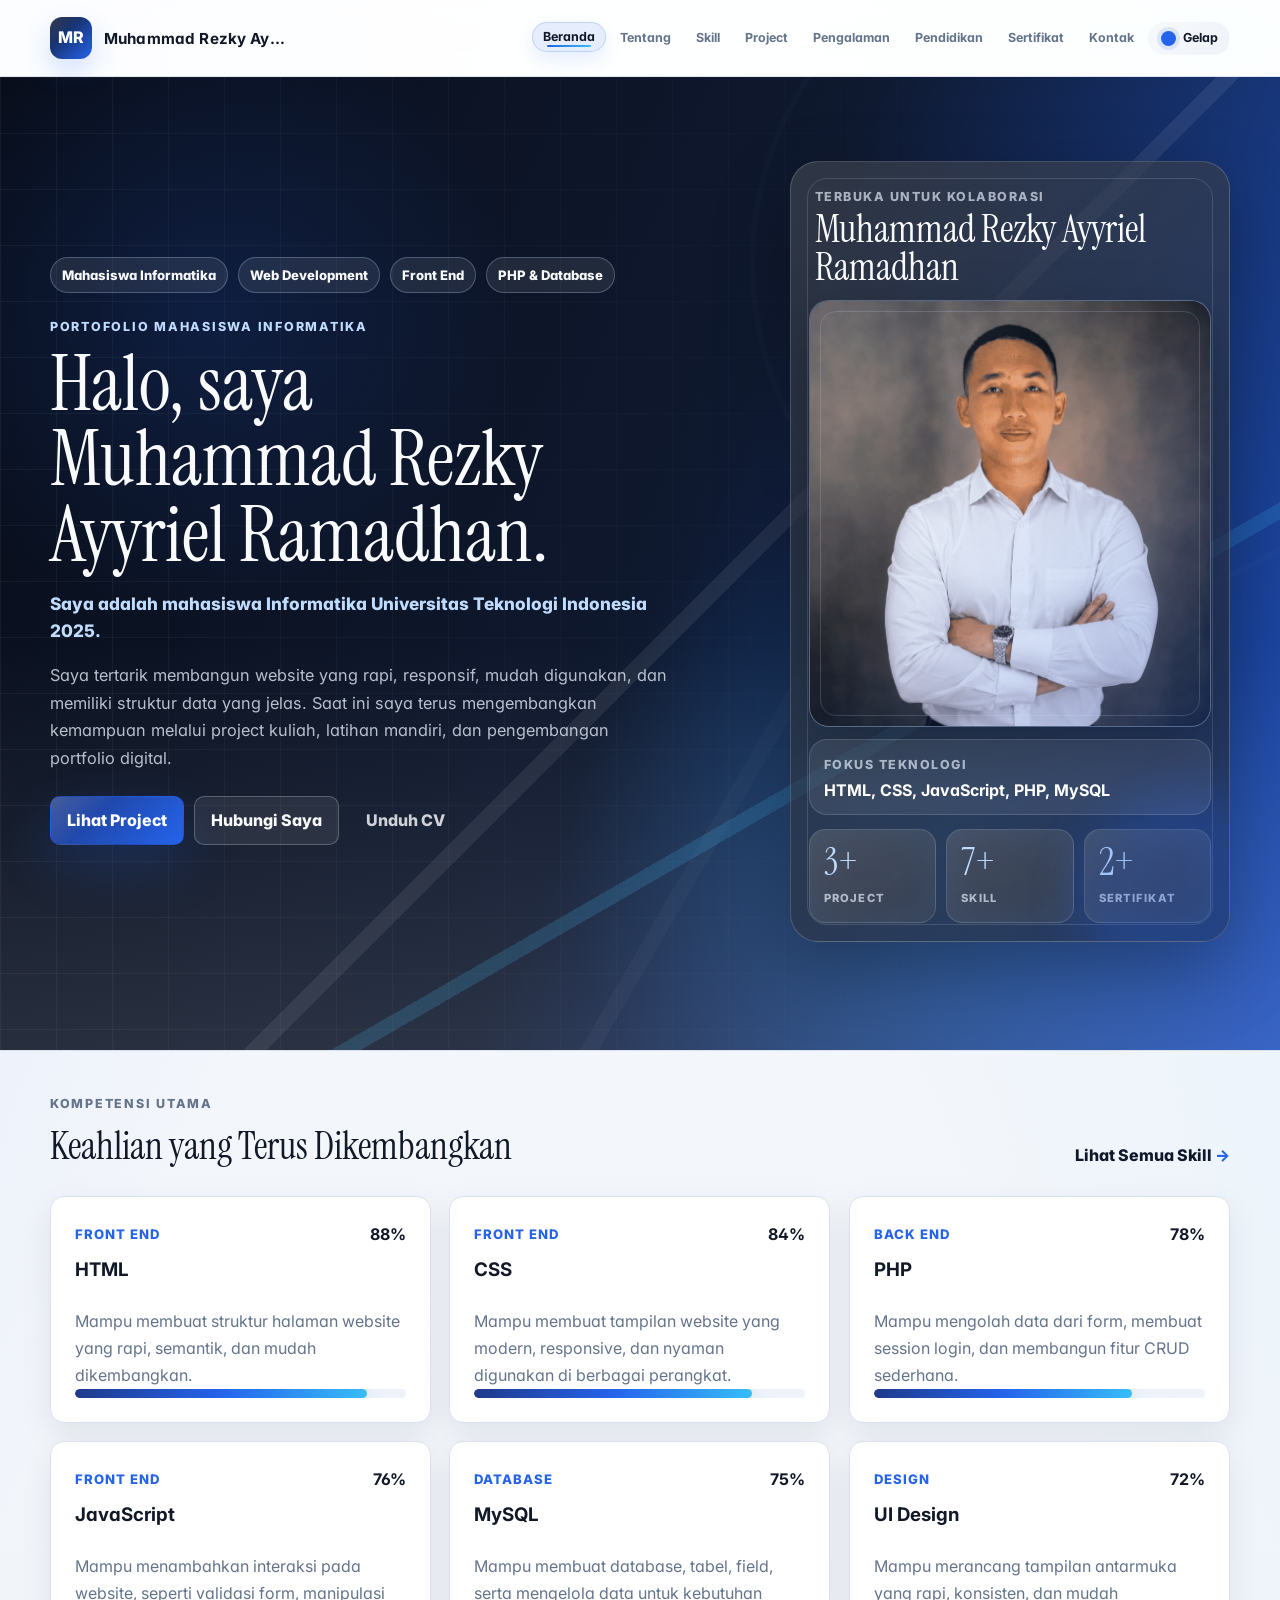
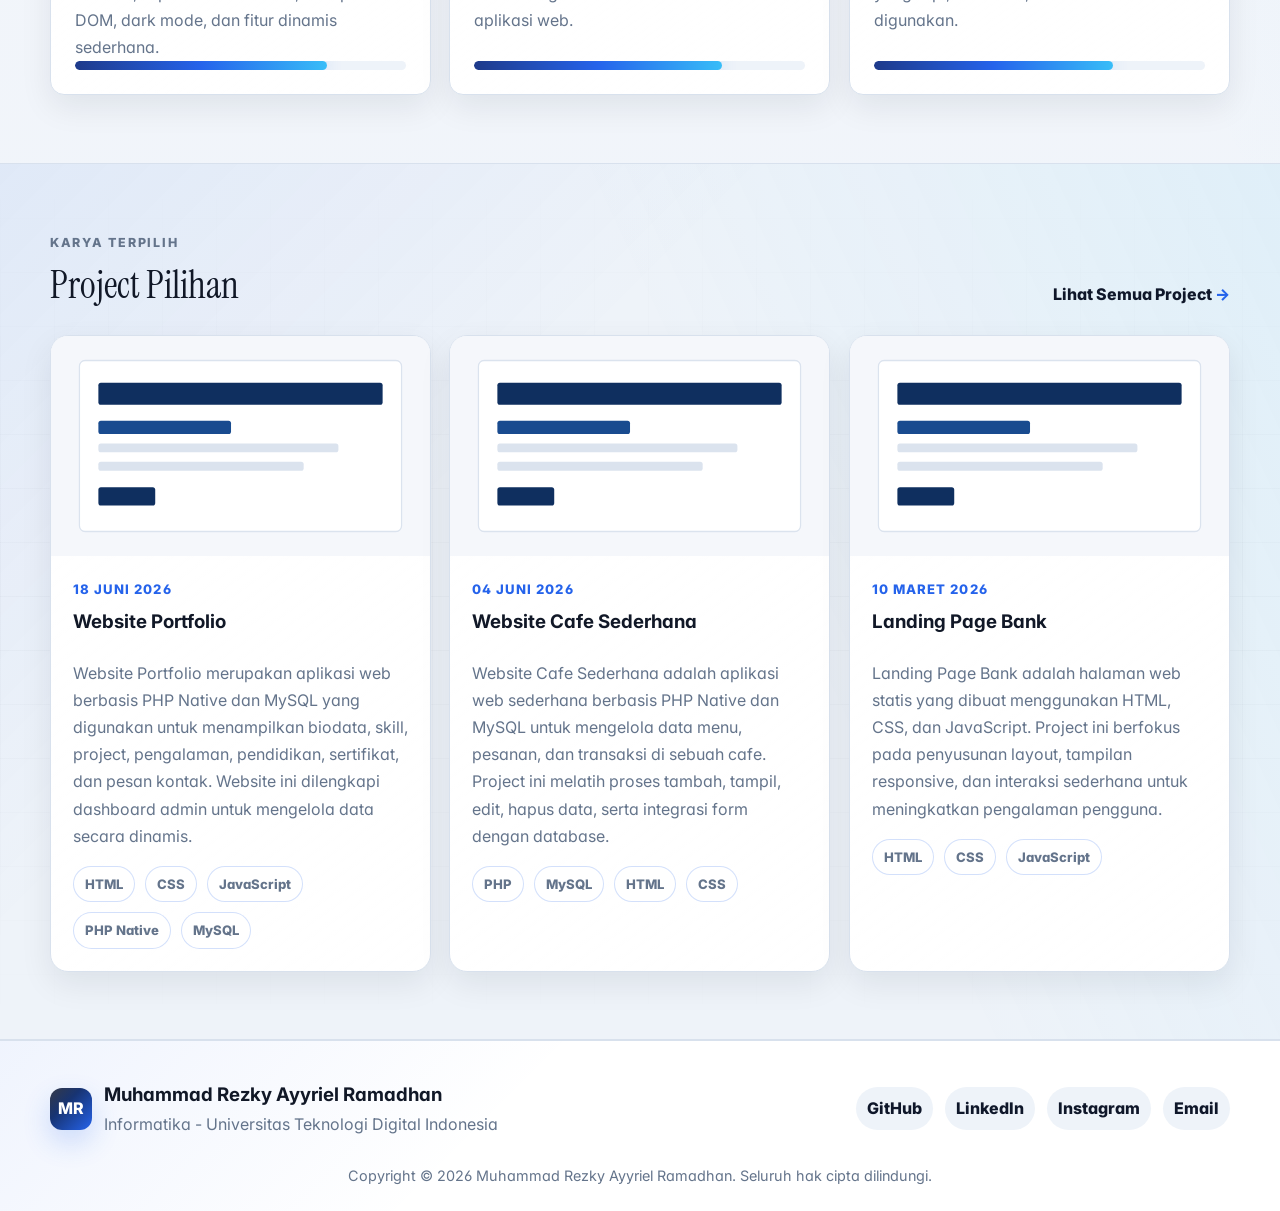
<file: index.html>
<!doctype html>
<html lang="id">
  <head>
    <meta charset="UTF-8" />
    <meta name="viewport" content="width=device-width, initial-scale=1.0" />
    <title>Beranda - Muhammad Rezky Ayyriel Ramadhan</title>
    <meta
      name="description"
      content="Saya merupakan mahasiswa Informatika di Universitas Teknologi Digital Indonesia. Saya memiliki minat pada pengembangan website, khususnya pada tampilan antarmuka, interaksi pengguna, PHP, dan pengelolaan database. Saya terus mengembangkan kemampuan melalui project sederhana, praktikum, dan eksplorasi teknologi web."
    />
    <link rel="preconnect" href="https://fonts.googleapis.com" />
    <link rel="preconnect" href="https://fonts.gstatic.com" crossorigin />
    <link
      href="https://fonts.googleapis.com/css2?family=Instrument+Serif:ital@0;1&family=Inter:wght@400;600;700;800;900&display=swap"
      rel="stylesheet"
    />
    <link rel="stylesheet" href="assets/css/style.css" />
  </head>
  <body>
    <header class="site-header">
      <nav class="navbar container">
        <a class="brand" href="index.html">
          <span>MR</span>
          <strong>Muhammad Rezky Ayyriel Ramadhan</strong>
        </a>
        <button
          class="nav-toggle"
          type="button"
          aria-label="Buka menu"
          aria-expanded="false"
          data-nav-toggle
        >
          <span></span>
          <span></span>
          <span></span>
        </button>
        <div class="nav-menu" data-nav-menu>
          <a class="active" href="index.html">Beranda</a>
          <a class="" href="about.html">Tentang</a>
          <a class="" href="skills.html">Skill</a>
          <a class="" href="projects.html">Project</a>
          <a class="" href="experience.html">Pengalaman</a>
          <a class="" href="education.html">Pendidikan</a>
          <a class="" href="certificates.html">Sertifikat</a>
          <a class="" href="contact.html">Kontak</a>
          <button class="theme-toggle" type="button" data-theme-toggle>
            <span
              class="theme-toggle-icon"
              aria-hidden="true"
              data-theme-icon
            ></span>
            <span data-theme-label>Gelap</span>
          </button>
        </div>
      </nav>
    </header>

    <main>
      <section class="hero-section">
        <div class="hero-bg" aria-hidden="true"></div>
        <div class="container hero-grid">
          <div class="hero-content">
            <div class="badge-row">
              <span class="badge">Mahasiswa Informatika</span>
              <span class="badge">Web Development</span>
              <span class="badge">Front End</span>
              <span class="badge">PHP &amp; Database</span>
            </div>
            <p class="eyebrow">Portofolio Mahasiswa Informatika</p>
            <h1>Halo, saya Muhammad Rezky Ayyriel Ramadhan.</h1>
            <p class="hero-subtitle">
              Saya adalah mahasiswa Informatika Universitas Teknologi Indonesia
              2025.
            </p>
            <p>
              Saya tertarik membangun website yang rapi, responsif, mudah
              digunakan, dan memiliki struktur data yang jelas. Saat ini saya
              terus mengembangkan kemampuan melalui project kuliah, latihan
              mandiri, dan pengembangan portfolio digital.
            </p>
            <div class="hero-actions">
              <a class="btn btn-primary" href="projects.html">Lihat Project</a>
              <a class="btn btn-outline" href="contact.html">Hubungi Saya</a>
              <a
                class="btn btn-ghost"
                href="assets/uploads/cv-placeholder.pdf"
                download
                >Unduh CV</a
              >
            </div>
          </div>
          <div class="hero-visual">
            <div class="hero-panel">
              <div class="hero-panel-top">
                <span>Terbuka untuk Kolaborasi</span>
                <strong>Muhammad Rezky Ayyriel Ramadhan</strong>
              </div>
              <div class="hero-photo-wrap">
                <img
                  class="hero-photo"
                  src="assets/img/profile.jpg"
                  alt="Foto Muhammad Rezky Ayyriel Ramadhan"
                />
              </div>
              <div class="hero-panel-footer">
                <span>Fokus Teknologi</span>
                <strong>HTML, CSS, JavaScript, PHP, MySQL</strong>
              </div>
              <div class="hero-metrics" aria-label="Ringkasan portofolio">
                <div>
                  <strong>3+</strong>
                  <span>Project</span>
                </div>
                <div>
                  <strong>7+</strong>
                  <span>Skill</span>
                </div>
                <div>
                  <strong>2+</strong>
                  <span>Sertifikat</span>
                </div>
              </div>
            </div>
          </div>
        </div>
      </section>

      <section class="section section-elevated">
        <div class="container section-heading">
          <div>
            <p class="eyebrow">Kompetensi Utama</p>
            <h2>Keahlian yang Terus Dikembangkan</h2>
          </div>
          <a class="section-link" href="skills.html">Lihat Semua Skill</a>
        </div>
        <div class="container card-grid">
          <article class="skill-card">
            <div class="card-topline">
              <span class="card-meta">Front End</span>
              <strong>88%</strong>
            </div>
            <h3>HTML</h3>
            <p>
              Mampu membuat struktur halaman website yang rapi, semantik, dan
              mudah dikembangkan.
            </p>
            <div class="progress">
              <span style="width: 88%"></span>
            </div>
          </article>

          <article class="skill-card">
            <div class="card-topline">
              <span class="card-meta">Front End</span>
              <strong>84%</strong>
            </div>
            <h3>CSS</h3>
            <p>
              Mampu membuat tampilan website yang modern, responsive, dan nyaman
              digunakan di berbagai perangkat.
            </p>
            <div class="progress">
              <span style="width: 84%"></span>
            </div>
          </article>

          <article class="skill-card">
            <div class="card-topline">
              <span class="card-meta">Back End</span>
              <strong>78%</strong>
            </div>
            <h3>PHP</h3>
            <p>
              Mampu mengolah data dari form, membuat session login, dan
              membangun fitur CRUD sederhana.
            </p>
            <div class="progress">
              <span style="width: 78%"></span>
            </div>
          </article>

          <article class="skill-card">
            <div class="card-topline">
              <span class="card-meta">Front End</span>
              <strong>76%</strong>
            </div>
            <h3>JavaScript</h3>
            <p>
              Mampu menambahkan interaksi pada website, seperti validasi form,
              manipulasi DOM, dark mode, dan fitur dinamis sederhana.
            </p>
            <div class="progress">
              <span style="width: 76%"></span>
            </div>
          </article>

          <article class="skill-card">
            <div class="card-topline">
              <span class="card-meta">Database</span>
              <strong>75%</strong>
            </div>
            <h3>MySQL</h3>
            <p>
              Mampu membuat database, tabel, field, serta mengelola data untuk
              kebutuhan aplikasi web.
            </p>
            <div class="progress">
              <span style="width: 75%"></span>
            </div>
          </article>

          <article class="skill-card">
            <div class="card-topline">
              <span class="card-meta">Design</span>
              <strong>72%</strong>
            </div>
            <h3>UI Design</h3>
            <p>
              Mampu merancang tampilan antarmuka yang rapi, konsisten, dan mudah
              digunakan.
            </p>
            <div class="progress">
              <span style="width: 72%"></span>
            </div>
          </article>
        </div>
      </section>

      <section class="section section-muted section-showcase">
        <div class="container section-heading">
          <div>
            <p class="eyebrow">Karya Terpilih</p>
            <h2>Project Pilihan</h2>
          </div>
          <a class="section-link" href="projects.html">Lihat Semua Project</a>
        </div>
        <div class="container project-grid">
          <article class="project-card">
            <img
              src="assets/img/project-placeholder.svg"
              alt="Website Portfolio"
            />
            <div>
              <span class="card-meta">18 Juni 2026</span>
              <h3>Website Portfolio</h3>
              <p>
                Website Portfolio merupakan aplikasi web berbasis PHP Native dan
                MySQL yang digunakan untuk menampilkan biodata, skill, project,
                pengalaman, pendidikan, sertifikat, dan pesan kontak. Website
                ini dilengkapi dashboard admin untuk mengelola data secara
                dinamis.
              </p>
              <div class="tag-row">
                <span class="tag">HTML</span>
                <span class="tag">CSS</span>
                <span class="tag">JavaScript</span>
                <span class="tag">PHP Native</span>
                <span class="tag">MySQL</span>
              </div>
            </div>
          </article>

          <article class="project-card">
            <img
              src="assets/img/project-placeholder.svg"
              alt="Website Cafe Sederhana"
            />
            <div>
              <span class="card-meta">04 Juni 2026</span>
              <h3>Website Cafe Sederhana</h3>
              <p>
                Website Cafe Sederhana adalah aplikasi web sederhana berbasis
                PHP Native dan MySQL untuk mengelola data menu, pesanan, dan
                transaksi di sebuah cafe. Project ini melatih proses tambah,
                tampil, edit, hapus data, serta integrasi form dengan database.
              </p>
              <div class="tag-row">
                <span class="tag">PHP</span>
                <span class="tag">MySQL</span>
                <span class="tag">HTML</span>
                <span class="tag">CSS</span>
              </div>
            </div>
          </article>

          <article class="project-card">
            <img
              src="assets/img/project-placeholder.svg"
              alt="Landing Page Bank"
            />
            <div>
              <span class="card-meta">10 Maret 2026</span>
              <h3>Landing Page Bank</h3>
              <p>
                Landing Page Bank adalah halaman web statis yang dibuat
                menggunakan HTML, CSS, dan JavaScript. Project ini berfokus pada
                penyusunan layout, tampilan responsive, dan interaksi sederhana
                untuk meningkatkan pengalaman pengguna.
              </p>
              <div class="tag-row">
                <span class="tag">HTML</span>
                <span class="tag">CSS</span>
                <span class="tag">JavaScript</span>
              </div>
            </div>
          </article>
        </div>
      </section>
    </main>

    <footer class="site-footer">
      <div class="container footer-grid">
        <div class="footer-profile">
          <span>MR</span>
          <div>
            <h3>Muhammad Rezky Ayyriel Ramadhan</h3>
            <p>Informatika - Universitas Teknologi Digital Indonesia</p>
          </div>
        </div>
        <div class="footer-links">
          <a href="https://github.com/ayyrieldev" target="_blank" rel="noopener"
            >GitHub</a
          >
          <a
            href="https://www.linkedin.com/in/muhammad-rezky-ayyriel-ramadhan-91b79a374/"
            target="_blank"
            rel="noopener"
            >LinkedIn</a
          >
          <a
            href="https://www.instagram.com/ayyriel_r/"
            target="_blank"
            rel="noopener"
            >Instagram</a
          >
          <a href="mailto:nanangnurcahyo89@gmail.com">Email</a>
        </div>
      </div>
      <p class="copyright">
        Copyright &copy; 2026 Muhammad Rezky Ayyriel Ramadhan. Seluruh hak cipta
        dilindungi.
      </p>
    </footer>
    <script src="assets/js/script.js"></script>
  </body>
</html>
</file>
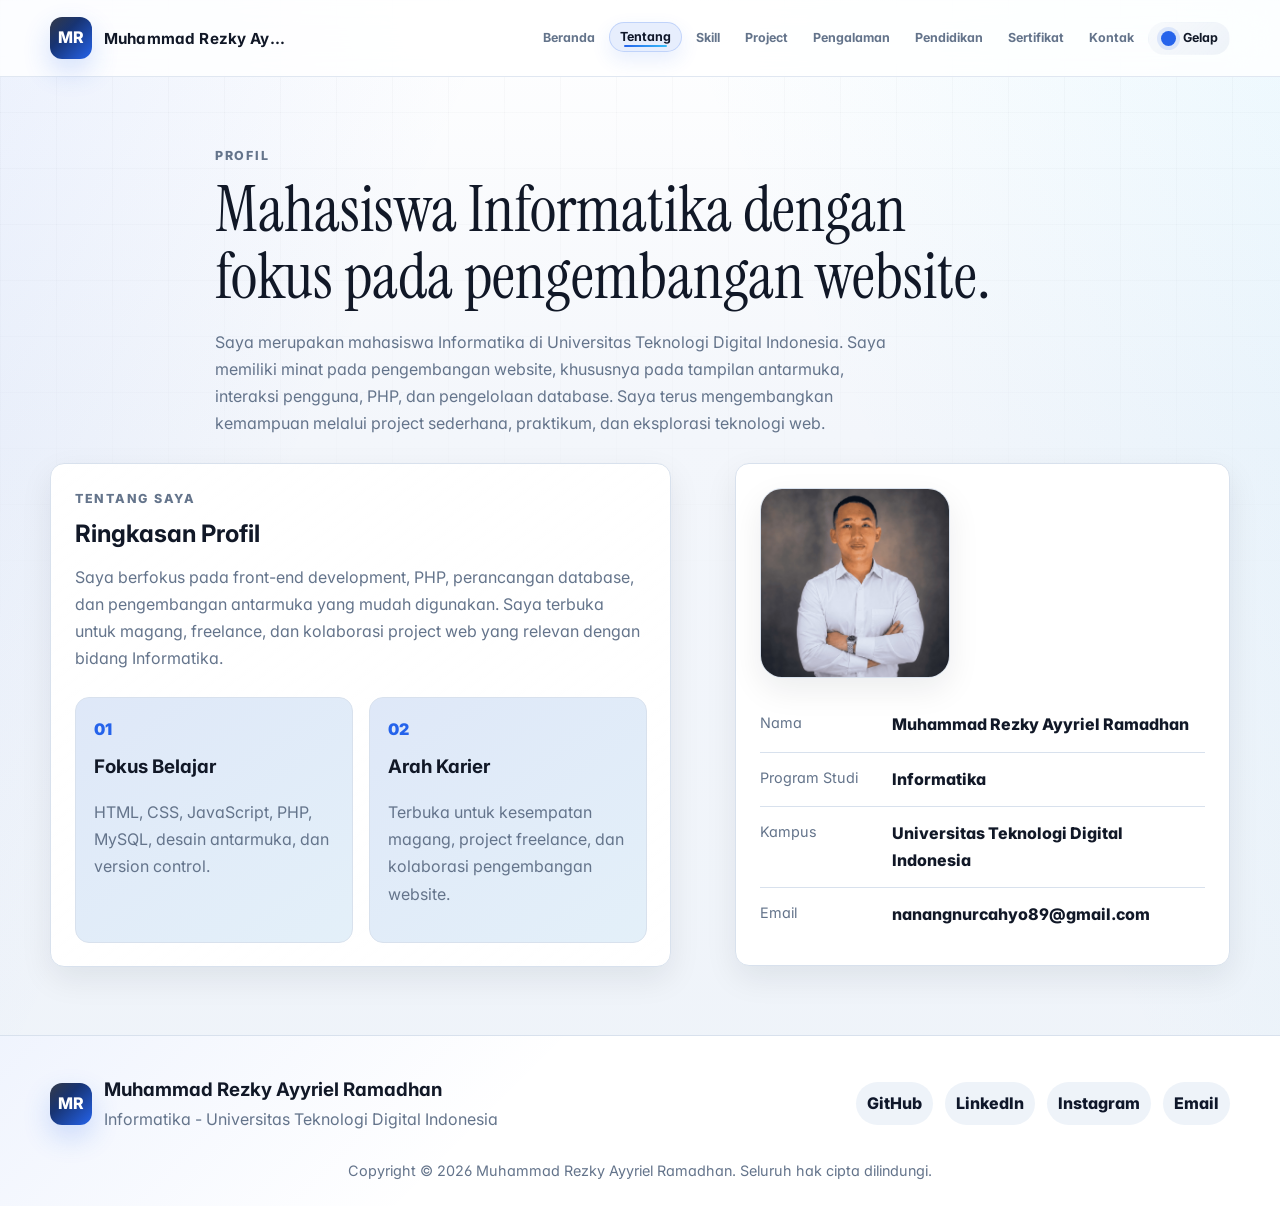
<file: about.html>
<!doctype html>
<html lang="id">
  <head>
    <meta charset="UTF-8" />
    <meta name="viewport" content="width=device-width, initial-scale=1.0" />
    <title>Tentang Saya - Muhammad Rezky Ayyriel Ramadhan</title>
    <meta
      name="description"
      content="Saya merupakan mahasiswa Informatika di Universitas Teknologi Digital Indonesia. Saya memiliki minat pada pengembangan website, khususnya pada tampilan antarmuka, interaksi pengguna, PHP, dan pengelolaan database. Saya terus mengembangkan kemampuan melalui project sederhana, praktikum, dan eksplorasi teknologi web."
    />
    <link rel="preconnect" href="https://fonts.googleapis.com" />
    <link rel="preconnect" href="https://fonts.gstatic.com" crossorigin />
    <link
      href="https://fonts.googleapis.com/css2?family=Instrument+Serif:ital@0;1&family=Inter:wght@400;600;700;800;900&display=swap"
      rel="stylesheet"
    />
    <link rel="stylesheet" href="assets/css/style.css" />
  </head>
  <body>
    <header class="site-header">
      <nav class="navbar container">
        <a class="brand" href="index.html">
          <span>MR</span>
          <strong>Muhammad Rezky Ayyriel Ramadhan</strong>
        </a>
        <button
          class="nav-toggle"
          type="button"
          aria-label="Buka menu"
          aria-expanded="false"
          data-nav-toggle
        >
          <span></span>
          <span></span>
          <span></span>
        </button>
        <div class="nav-menu" data-nav-menu>
          <a class="" href="index.html">Beranda</a>
          <a class="active" href="about.html">Tentang</a>
          <a class="" href="skills.html">Skill</a>
          <a class="" href="projects.html">Project</a>
          <a class="" href="experience.html">Pengalaman</a>
          <a class="" href="education.html">Pendidikan</a>
          <a class="" href="certificates.html">Sertifikat</a>
          <a class="" href="contact.html">Kontak</a>
          <button class="theme-toggle" type="button" data-theme-toggle>
            <span
              class="theme-toggle-icon"
              aria-hidden="true"
              data-theme-icon
            ></span>
            <span data-theme-label>Gelap</span>
          </button>
        </div>
      </nav>
    </header>

    <main class="section page-section">
      <div class="container page-hero">
        <p class="eyebrow">Profil</p>
        <h1>Mahasiswa Informatika dengan fokus pada pengembangan website.</h1>
        <p>
          Saya merupakan mahasiswa Informatika di Universitas Teknologi Digital
          Indonesia. Saya memiliki minat pada pengembangan website, khususnya
          pada tampilan antarmuka, interaksi pengguna, PHP, dan pengelolaan
          database. Saya terus mengembangkan kemampuan melalui project
          sederhana, praktikum, dan eksplorasi teknologi web.
        </p>
      </div>

      <div class="container about-grid">
        <section class="profile-summary">
          <p class="eyebrow">Tentang Saya</p>
          <h2>Ringkasan Profil</h2>
          <p>
            Saya berfokus pada front-end development, PHP, perancangan database,
            dan pengembangan antarmuka yang mudah digunakan. Saya terbuka untuk
            magang, freelance, dan kolaborasi project web yang relevan dengan
            bidang Informatika.
          </p>
          <div class="focus-grid">
            <article>
              <span>01</span>
              <h3>Fokus Belajar</h3>
              <p>
                HTML, CSS, JavaScript, PHP, MySQL, desain antarmuka, dan version
                control.
              </p>
            </article>
            <article>
              <span>02</span>
              <h3>Arah Karier</h3>
              <p>
                Terbuka untuk kesempatan magang, project freelance, dan
                kolaborasi pengembangan website.
              </p>
            </article>
          </div>
        </section>
        <aside class="bio-card">
          <img src="assets/img/profile.jpg" alt="Foto profil" />
          <dl>
            <div>
              <dt>Nama</dt>
              <dd>Muhammad Rezky Ayyriel Ramadhan</dd>
            </div>
            <div>
              <dt>Program Studi</dt>
              <dd>Informatika</dd>
            </div>
            <div>
              <dt>Kampus</dt>
              <dd>Universitas Teknologi Digital Indonesia</dd>
            </div>
            <div>
              <dt>Email</dt>
              <dd>nanangnurcahyo89@gmail.com</dd>
            </div>
          </dl>
        </aside>
      </div>
    </main>

    <footer class="site-footer">
      <div class="container footer-grid">
        <div class="footer-profile">
          <span>MR</span>
          <div>
            <h3>Muhammad Rezky Ayyriel Ramadhan</h3>
            <p>Informatika - Universitas Teknologi Digital Indonesia</p>
          </div>
        </div>
        <div class="footer-links">
          <a href="https://github.com/ayyrieldev" target="_blank" rel="noopener"
            >GitHub</a
          >
          <a
            href="https://www.linkedin.com/in/muhammad-rezky-ayyriel-ramadhan-91b79a374/"
            target="_blank"
            rel="noopener"
            >LinkedIn</a
          >
          <a
            href="https://www.instagram.com/ayyriel_r/"
            target="_blank"
            rel="noopener"
            >Instagram</a
          >
          <a href="mailto:nanangnurcahyo89@gmail.com">Email</a>
        </div>
      </div>
      <p class="copyright">
        Copyright &copy; 2026 Muhammad Rezky Ayyriel Ramadhan. Seluruh hak cipta
        dilindungi.
      </p>
    </footer>
    <script src="assets/js/script.js"></script>
  </body>
</html>
</file>
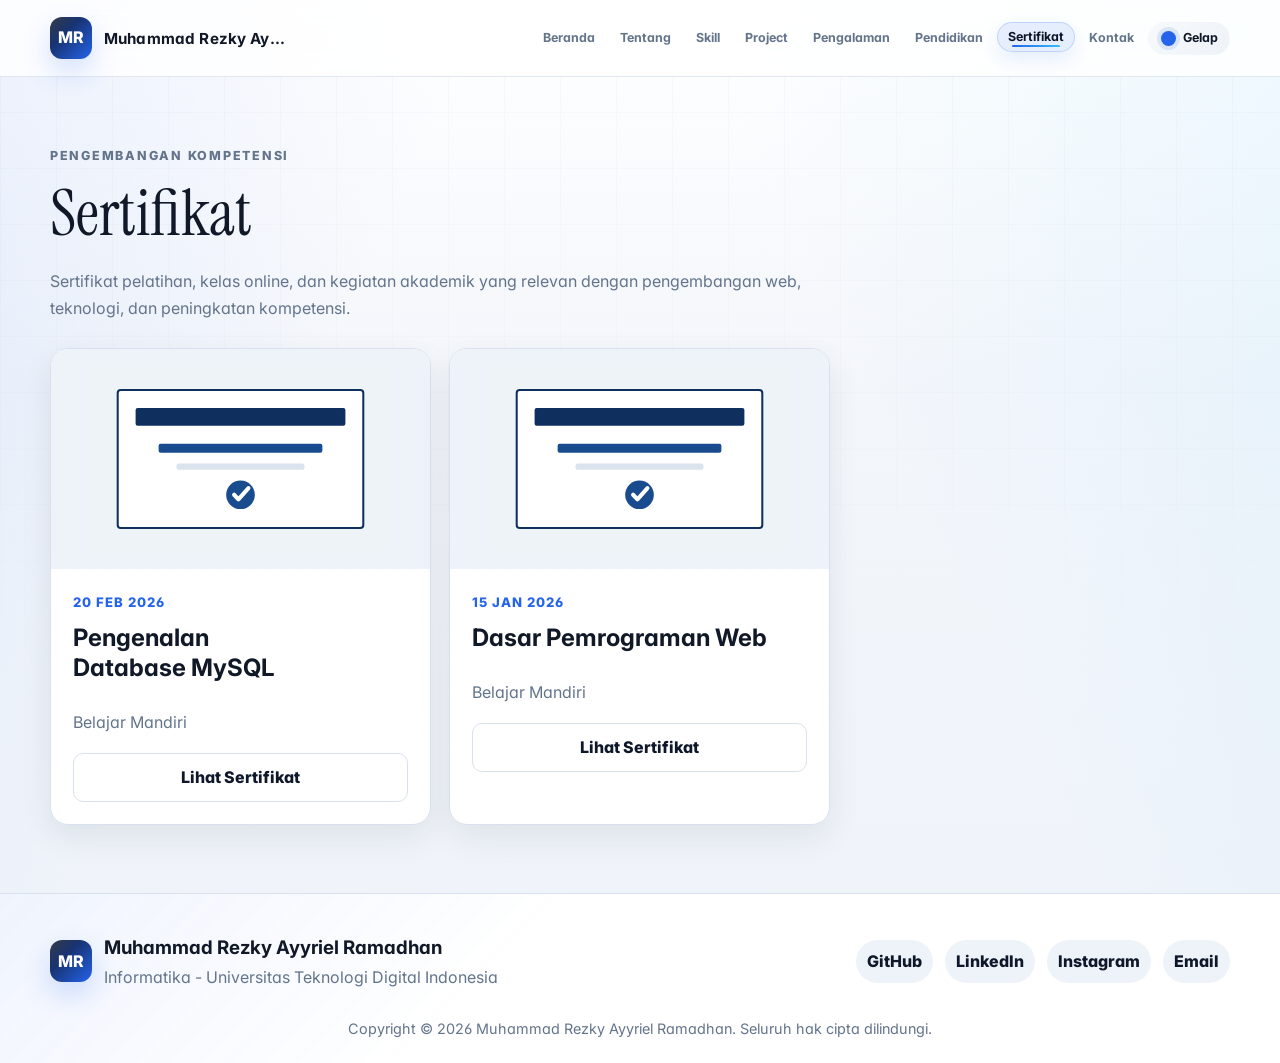
<file: certificates.html>
<!doctype html>
<html lang="id">
  <head>
    <meta charset="UTF-8" />
    <meta name="viewport" content="width=device-width, initial-scale=1.0" />
    <title>Sertifikat - Muhammad Rezky Ayyriel Ramadhan</title>
    <meta
      name="description"
      content="Saya merupakan mahasiswa Informatika di Universitas Teknologi Digital Indonesia. Saya memiliki minat pada pengembangan website, khususnya pada tampilan antarmuka, interaksi pengguna, PHP, dan pengelolaan database. Saya terus mengembangkan kemampuan melalui project sederhana, praktikum, dan eksplorasi teknologi web."
    />
    <link rel="preconnect" href="https://fonts.googleapis.com" />
    <link rel="preconnect" href="https://fonts.gstatic.com" crossorigin />
    <link
      href="https://fonts.googleapis.com/css2?family=Instrument+Serif:ital@0;1&family=Inter:wght@400;600;700;800;900&display=swap"
      rel="stylesheet"
    />
    <link rel="stylesheet" href="assets/css/style.css" />
  </head>
  <body>
    <header class="site-header">
      <nav class="navbar container">
        <a class="brand" href="index.html">
          <span>MR</span>
          <strong>Muhammad Rezky Ayyriel Ramadhan</strong>
        </a>
        <button
          class="nav-toggle"
          type="button"
          aria-label="Buka menu"
          aria-expanded="false"
          data-nav-toggle
        >
          <span></span>
          <span></span>
          <span></span>
        </button>
        <div class="nav-menu" data-nav-menu>
          <a class="" href="index.html">Beranda</a>
          <a class="" href="about.html">Tentang</a>
          <a class="" href="skills.html">Skill</a>
          <a class="" href="projects.html">Project</a>
          <a class="" href="experience.html">Pengalaman</a>
          <a class="" href="education.html">Pendidikan</a>
          <a class="active" href="certificates.html">Sertifikat</a>
          <a class="" href="contact.html">Kontak</a>
          <button class="theme-toggle" type="button" data-theme-toggle>
            <span
              class="theme-toggle-icon"
              aria-hidden="true"
              data-theme-icon
            ></span>
            <span data-theme-label>Gelap</span>
          </button>
        </div>
      </nav>
    </header>

    <main class="section page-section">
      <div class="container section-heading">
        <p class="eyebrow">Pengembangan Kompetensi</p>
        <h1>Sertifikat</h1>
        <p>
          Sertifikat pelatihan, kelas online, dan kegiatan akademik yang relevan
          dengan pengembangan web, teknologi, dan peningkatan kompetensi.
        </p>
      </div>
      <div class="container project-grid">
        <article class="project-card certificate-card">
          <img
            src="assets/img/certificate-placeholder.svg"
            alt="Pengenalan Database MySQL"
          />
          <div>
            <span class="card-meta">20 Feb 2026</span>
            <h2>Pengenalan Database MySQL</h2>
            <p>Belajar Mandiri</p>
            <a
              class="btn btn-outline"
              href="https://example.com/certificate"
              target="_blank"
              rel="noopener"
              >Lihat Sertifikat</a
            >
          </div>
        </article>

        <article class="project-card certificate-card">
          <img
            src="assets/img/certificate-placeholder.svg"
            alt="Dasar Pemrograman Web"
          />
          <div>
            <span class="card-meta">15 Jan 2026</span>
            <h2>Dasar Pemrograman Web</h2>
            <p>Belajar Mandiri</p>
            <a
              class="btn btn-outline"
              href="https://example.com/certificate"
              target="_blank"
              rel="noopener"
              >Lihat Sertifikat</a
            >
          </div>
        </article>
      </div>
    </main>

    <footer class="site-footer">
      <div class="container footer-grid">
        <div class="footer-profile">
          <span>MR</span>
          <div>
            <h3>Muhammad Rezky Ayyriel Ramadhan</h3>
            <p>Informatika - Universitas Teknologi Digital Indonesia</p>
          </div>
        </div>
        <div class="footer-links">
          <a href="https://github.com/ayyrieldev" target="_blank" rel="noopener"
            >GitHub</a
          >
          <a
            href="https://www.linkedin.com/in/muhammad-rezky-ayyriel-ramadhan-91b79a374/"
            target="_blank"
            rel="noopener"
            >LinkedIn</a
          >
          <a
            href="https://www.instagram.com/ayyriel_r/"
            target="_blank"
            rel="noopener"
            >Instagram</a
          >
          <a href="mailto:nanangnurcahyo89@gmail.com">Email</a>
        </div>
      </div>
      <p class="copyright">
        Copyright &copy; 2026 Muhammad Rezky Ayyriel Ramadhan. Seluruh hak cipta
        dilindungi.
      </p>
    </footer>
    <script src="assets/js/script.js"></script>
  </body>
</html>
</file>
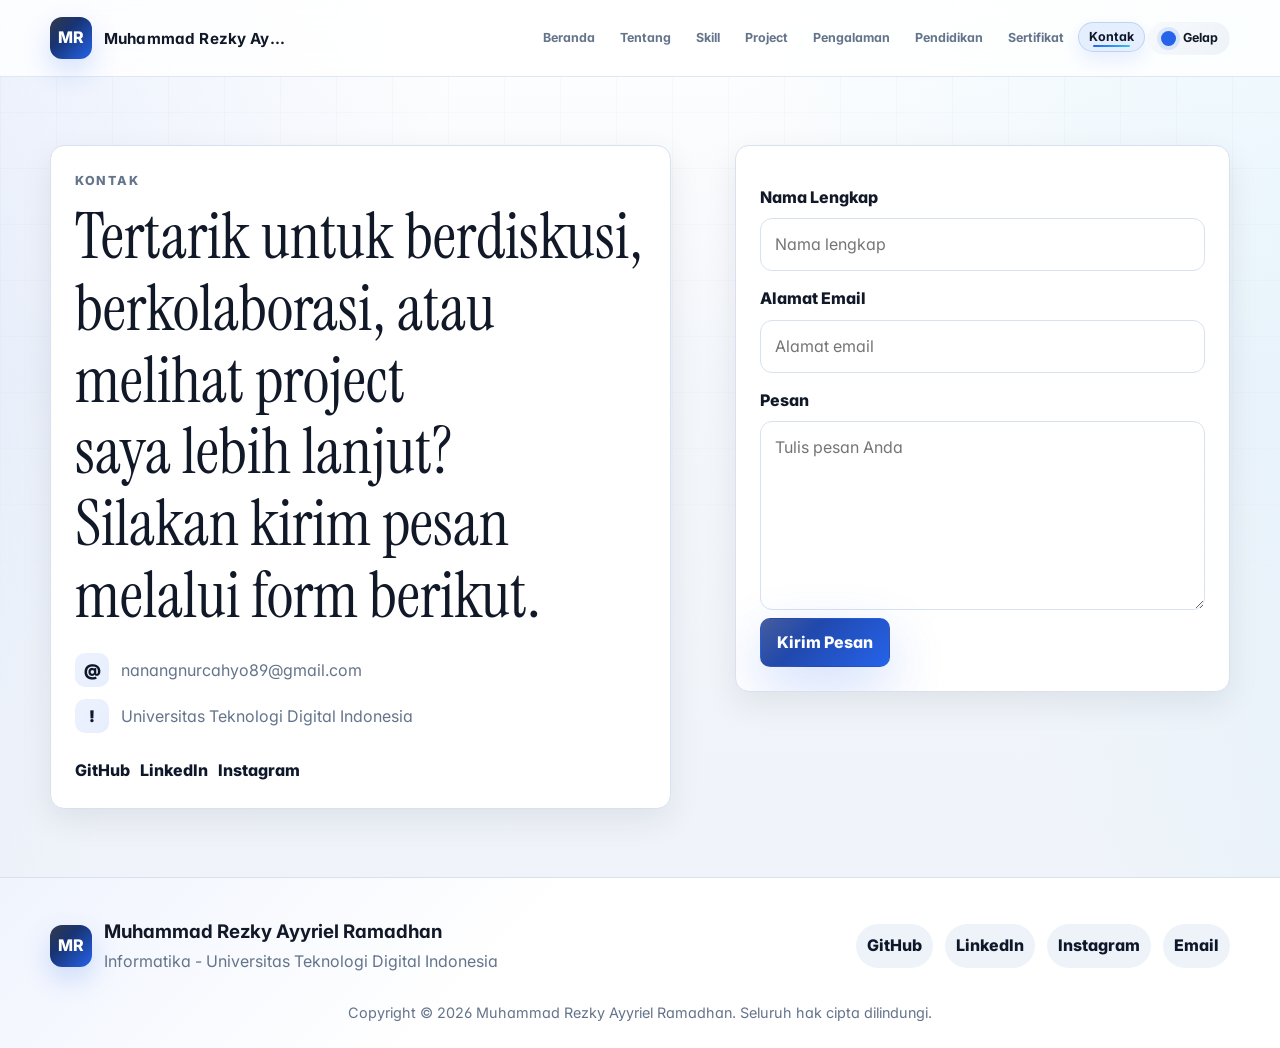
<file: contact.html>
<!DOCTYPE html>
<html lang="id">
<head>
    <meta charset="UTF-8">
    <meta name="viewport" content="width=device-width, initial-scale=1.0">
    <title>Kontak - Muhammad Rezky Ayyriel Ramadhan</title>
    <meta name="description" content="Saya merupakan mahasiswa Informatika di Universitas Teknologi Digital Indonesia. Saya memiliki minat pada pengembangan website, khususnya pada tampilan antarmuka, interaksi pengguna, PHP, dan pengelolaan database. Saya terus mengembangkan kemampuan melalui project sederhana, praktikum, dan eksplorasi teknologi web.">
    <link rel="preconnect" href="https://fonts.googleapis.com">
    <link rel="preconnect" href="https://fonts.gstatic.com" crossorigin>
    <link href="https://fonts.googleapis.com/css2?family=Instrument+Serif:ital@0;1&family=Inter:wght@400;600;700;800;900&display=swap" rel="stylesheet">
    <link rel="stylesheet" href="assets/css/style.css">
</head>
<body>

<header class="site-header">
    <nav class="navbar container">
        <a class="brand" href="index.html">
            <span>MR</span>
            <strong>Muhammad Rezky Ayyriel Ramadhan</strong>
        </a>
        <button class="nav-toggle" type="button" aria-label="Buka menu" aria-expanded="false" data-nav-toggle>
            <span></span>
            <span></span>
            <span></span>
        </button>
        <div class="nav-menu" data-nav-menu>
            <a class="" href="index.html">Beranda</a>
            <a class="" href="about.html">Tentang</a>
            <a class="" href="skills.html">Skill</a>
            <a class="" href="projects.html">Project</a>
            <a class="" href="experience.html">Pengalaman</a>
            <a class="" href="education.html">Pendidikan</a>
            <a class="" href="certificates.html">Sertifikat</a>
            <a class="active" href="contact.html">Kontak</a>
            <button class="theme-toggle" type="button" data-theme-toggle>
                <span class="theme-toggle-icon" aria-hidden="true" data-theme-icon></span>
                <span data-theme-label>Gelap</span>
            </button>
        </div>
    </nav>
</header>

<main class="section page-section">
    <div class="container contact-grid">
        <section class="contact-info-card">
            <p class="eyebrow">Kontak</p>
            <h1>Tertarik untuk berdiskusi, berkolaborasi, atau melihat project saya lebih lanjut? Silakan kirim pesan melalui form berikut.</h1>
            <div class="contact-list">
                <p><span>@</span> nanangnurcahyo89@gmail.com</p>
                <p><span>!</span> Universitas Teknologi Digital Indonesia</p>
            </div>
            <div class="social-row">
                <a href="https://github.com/ayyrieldev" target="_blank" rel="noopener">GitHub</a>
                <a href="https://www.linkedin.com/in/muhammad-rezky-ayyriel-ramadhan-91b79a374/" target="_blank" rel="noopener">LinkedIn</a>
                <a href="https://www.instagram.com/ayyriel_r/" target="_blank" rel="noopener">Instagram</a>
            </div>
        </section>
        <form class="form-card" id="contactForm" method="post" action="">
            <div id="successAlert" class="alert alert-success" style="display: none;">
                Pesan berhasil dikirim. Terima kasih sudah menghubungi saya.
            </div>
            <div id="errorAlert" class="alert alert-danger" style="display: none;"></div>

            <label for="nama">Nama Lengkap</label>
            <input type="text" id="nama" name="nama" placeholder="Nama lengkap" required>

            <label for="email">Alamat Email</label>
            <input type="email" id="email" name="email" placeholder="Alamat email" required>

            <label for="pesan">Pesan</label>
            <textarea id="pesan" name="pesan" rows="6" placeholder="Tulis pesan Anda" required></textarea>

            <button class="btn btn-primary" type="submit">Kirim Pesan</button>
        </form>
    </div>
</main>

<footer class="site-footer">
    <div class="container footer-grid">
        <div class="footer-profile">
            <span>MR</span>
            <div>
                <h3>Muhammad Rezky Ayyriel Ramadhan</h3>
                <p>Informatika - Universitas Teknologi Digital Indonesia</p>
            </div>
        </div>
        <div class="footer-links">
            <a href="https://github.com/ayyrieldev" target="_blank" rel="noopener">GitHub</a>
            <a href="https://www.linkedin.com/in/muhammad-rezky-ayyriel-ramadhan-91b79a374/" target="_blank" rel="noopener">LinkedIn</a>
            <a href="https://www.instagram.com/ayyriel_r/" target="_blank" rel="noopener">Instagram</a>
            <a href="mailto:nanangnurcahyo89@gmail.com">Email</a>
        </div>
    </div>
    <p class="copyright">Copyright &copy; 2026 Muhammad Rezky Ayyriel Ramadhan. Seluruh hak cipta dilindungi.</p>
</footer>
<script src="assets/js/script.js"></script>
<script>
document.addEventListener("DOMContentLoaded", function () {
    const form = document.getElementById("contactForm");
    const successAlert = document.getElementById("successAlert");
    const errorAlert = document.getElementById("errorAlert");

    if (form) {
        form.addEventListener("submit", function (e) {
            e.preventDefault();
            
            // Get inputs
            const nama = document.getElementById("nama").value.trim();
            const email = document.getElementById("email").value.trim();
            const pesan = document.getElementById("pesan").value.trim();

            // Validate
            let errors = [];
            if (nama === "") errors.push("Nama lengkap wajib diisi.");
            if (email === "") {
                errors.push("Alamat email wajib diisi.");
            } else if (!/^[^\s@]+@[^\s@]+\.[^\s@]+$/.test(email)) {
                errors.push("Alamat email tidak valid.");
            }
            if (pesan === "") errors.push("Pesan wajib diisi.");

            if (errors.length > 0) {
                errorAlert.textContent = errors.join(" ");
                errorAlert.style.display = "block";
                successAlert.style.display = "none";
                return;
            }

            // Hide errors, show success
            errorAlert.style.display = "none";
            successAlert.style.display = "block";

            // Clear form
            form.reset();
        });
    }
});
</script>
</body>
</html>
</file>
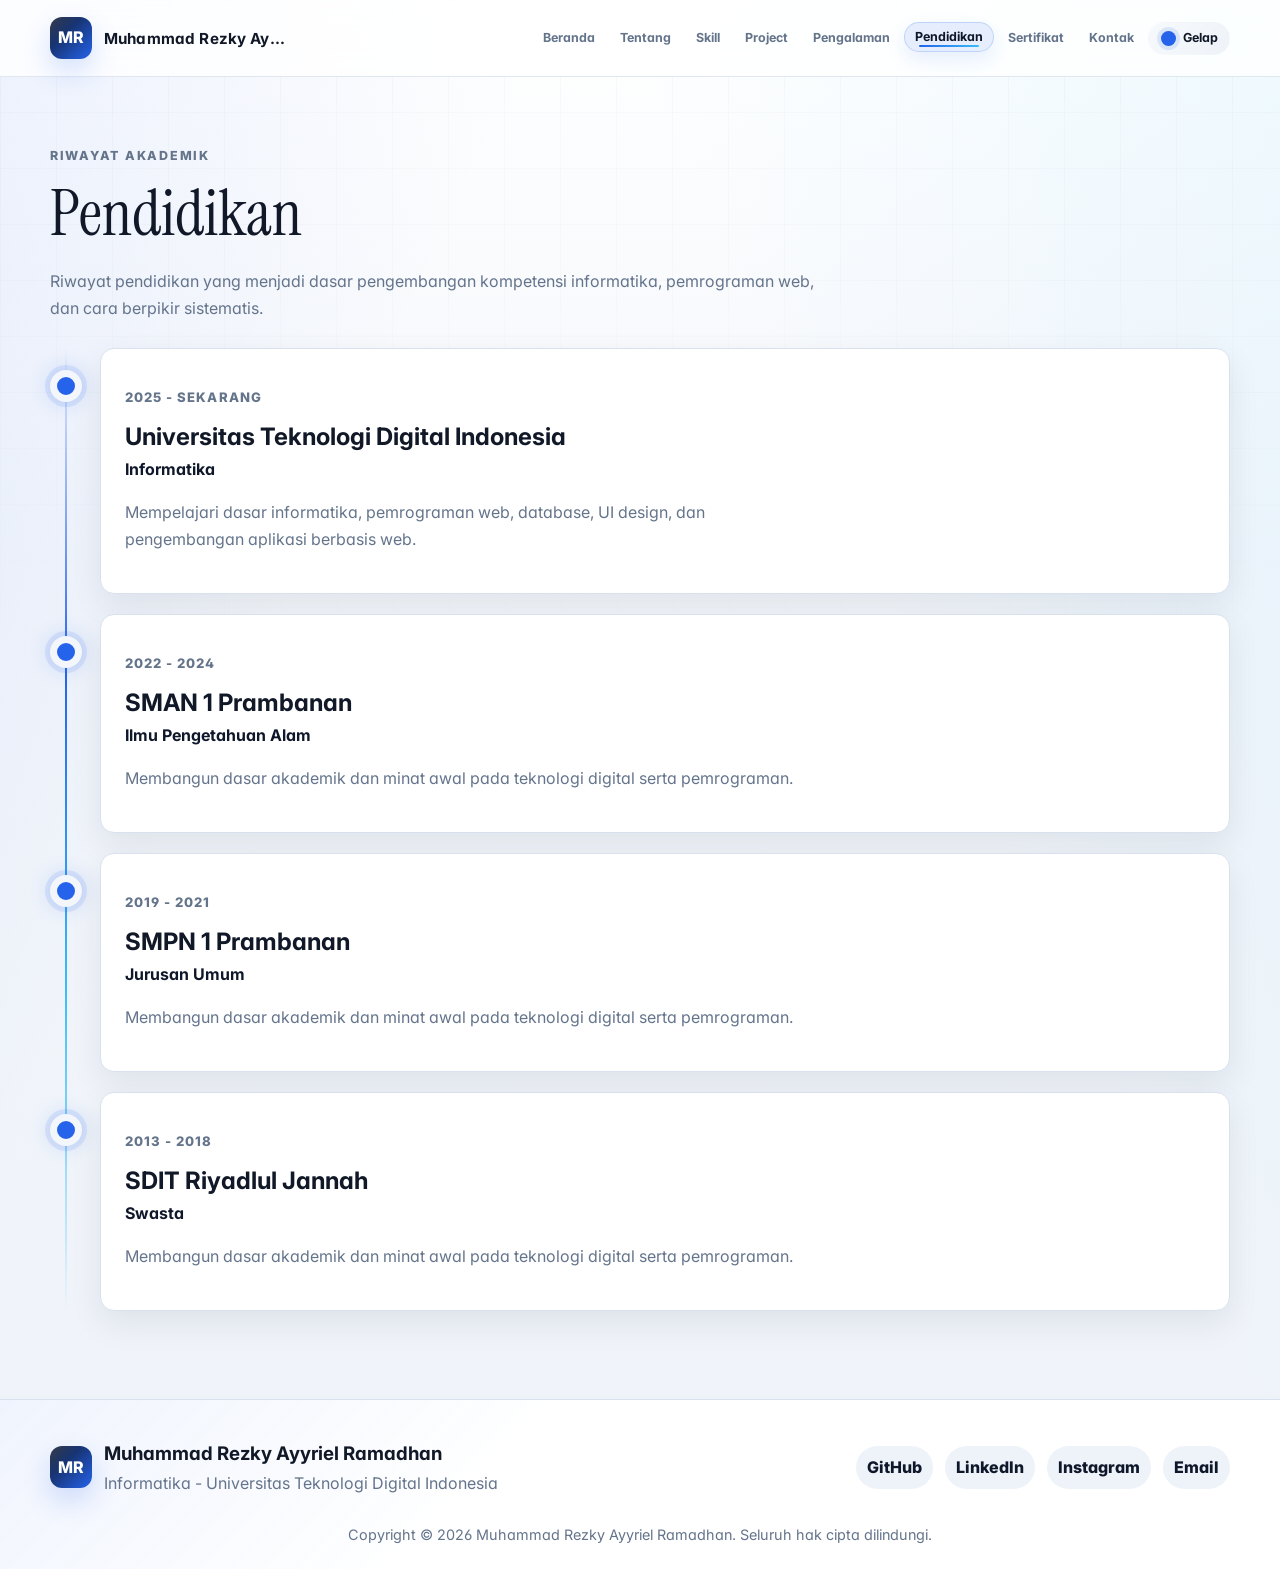
<file: education.html>
<!doctype html>
<html lang="id">
  <head>
    <meta charset="UTF-8" />
    <meta name="viewport" content="width=device-width, initial-scale=1.0" />
    <title>Pendidikan - Muhammad Rezky Ayyriel Ramadhan</title>
    <meta
      name="description"
      content="Saya merupakan mahasiswa Informatika di Universitas Teknologi Digital Indonesia. Saya memiliki minat pada pengembangan website, khususnya pada tampilan antarmuka, interaksi pengguna, PHP, dan pengelolaan database. Saya terus mengembangkan kemampuan melalui project sederhana, praktikum, dan eksplorasi teknologi web."
    />
    <link rel="preconnect" href="https://fonts.googleapis.com" />
    <link rel="preconnect" href="https://fonts.gstatic.com" crossorigin />
    <link
      href="https://fonts.googleapis.com/css2?family=Instrument+Serif:ital@0;1&family=Inter:wght@400;600;700;800;900&display=swap"
      rel="stylesheet"
    />
    <link rel="stylesheet" href="assets/css/style.css" />
  </head>
  <body>
    <header class="site-header">
      <nav class="navbar container">
        <a class="brand" href="index.html">
          <span>MR</span>
          <strong>Muhammad Rezky Ayyriel Ramadhan</strong>
        </a>
        <button
          class="nav-toggle"
          type="button"
          aria-label="Buka menu"
          aria-expanded="false"
          data-nav-toggle
        >
          <span></span>
          <span></span>
          <span></span>
        </button>
        <div class="nav-menu" data-nav-menu>
          <a class="" href="index.html">Beranda</a>
          <a class="" href="about.html">Tentang</a>
          <a class="" href="skills.html">Skill</a>
          <a class="" href="projects.html">Project</a>
          <a class="" href="experience.html">Pengalaman</a>
          <a class="active" href="education.html">Pendidikan</a>
          <a class="" href="certificates.html">Sertifikat</a>
          <a class="" href="contact.html">Kontak</a>
          <button class="theme-toggle" type="button" data-theme-toggle>
            <span
              class="theme-toggle-icon"
              aria-hidden="true"
              data-theme-icon
            ></span>
            <span data-theme-label>Gelap</span>
          </button>
        </div>
      </nav>
    </header>

    <main class="section page-section">
      <div class="container section-heading">
        <p class="eyebrow">Riwayat Akademik</p>
        <h1>Pendidikan</h1>
        <p>
          Riwayat pendidikan yang menjadi dasar pengembangan kompetensi
          informatika, pemrograman web, dan cara berpikir sistematis.
        </p>
      </div>
      <div class="container timeline">
        <article class="timeline-item">
          <span></span>
          <div>
            <p class="card-meta">2025 - Sekarang</p>
            <h2>Universitas Teknologi Digital Indonesia</h2>
            <strong>Informatika</strong>
            <p>
              Mempelajari dasar informatika, pemrograman web, database, UI
              design, dan pengembangan aplikasi berbasis web.
            </p>
          </div>
        </article>

        <article class="timeline-item">
          <span></span>
          <div>
            <p class="card-meta">2022 - 2024</p>
            <h2>SMAN 1 Prambanan</h2>
            <strong>Ilmu Pengetahuan Alam</strong>
            <p>
              Membangun dasar akademik dan minat awal pada teknologi digital
              serta pemrograman.
            </p>
          </div>
        </article>

        <article class="timeline-item">
          <span></span>
          <div>
            <p class="card-meta">2019 - 2021</p>
            <h2>SMPN 1 Prambanan</h2>
            <strong>Jurusan Umum</strong>
            <p>
              Membangun dasar akademik dan minat awal pada teknologi digital
              serta pemrograman.
            </p>
          </div>
        </article>

        <article class="timeline-item">
          <span></span>
          <div>
            <p class="card-meta">2013 - 2018</p>
            <h2>SDIT Riyadlul Jannah</h2>
            <strong>Swasta</strong>
            <p>
              Membangun dasar akademik dan minat awal pada teknologi digital
              serta pemrograman.
            </p>
          </div>
        </article>
      </div>
    </main>

    <footer class="site-footer">
      <div class="container footer-grid">
        <div class="footer-profile">
          <span>MR</span>
          <div>
            <h3>Muhammad Rezky Ayyriel Ramadhan</h3>
            <p>Informatika - Universitas Teknologi Digital Indonesia</p>
          </div>
        </div>
        <div class="footer-links">
          <a href="https://github.com/ayyrieldev" target="_blank" rel="noopener"
            >GitHub</a
          >
          <a
            href="https://www.linkedin.com/in/muhammad-rezky-ayyriel-ramadhan-91b79a374/"
            target="_blank"
            rel="noopener"
            >LinkedIn</a
          >
          <a
            href="https://www.instagram.com/ayyriel_r/"
            target="_blank"
            rel="noopener"
            >Instagram</a
          >
          <a href="mailto:nanangnurcahyo89@gmail.com">Email</a>
        </div>
      </div>
      <p class="copyright">
        Copyright &copy; 2026 Muhammad Rezky Ayyriel Ramadhan. Seluruh hak cipta
        dilindungi.
      </p>
    </footer>
    <script src="assets/js/script.js"></script>
  </body>
</html>
</file>
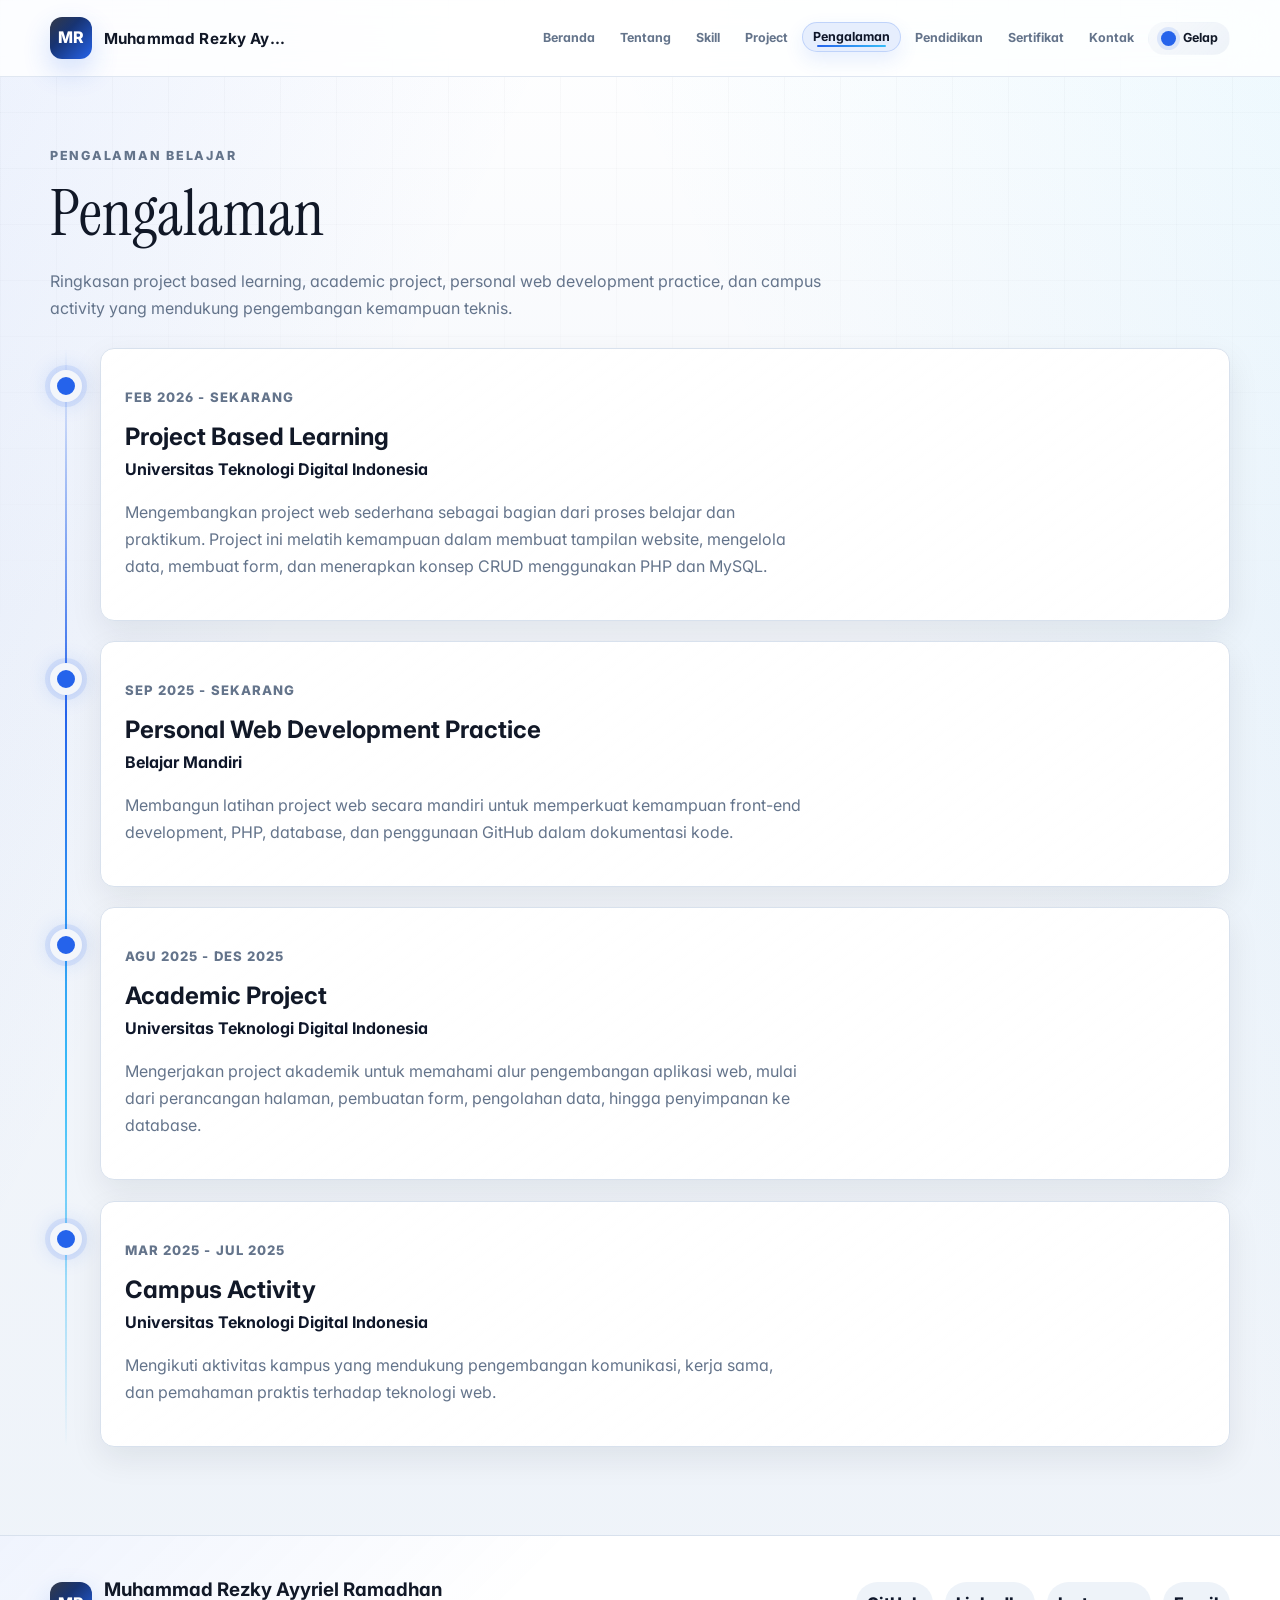
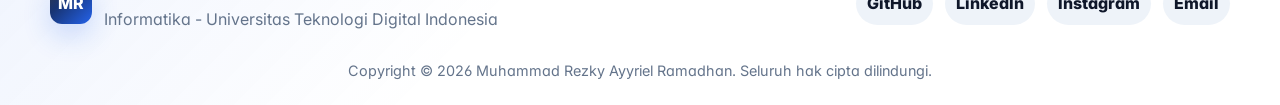
<file: experience.html>
<!DOCTYPE html>
<html lang="id">
<head>
    <meta charset="UTF-8">
    <meta name="viewport" content="width=device-width, initial-scale=1.0">
    <title>Pengalaman - Muhammad Rezky Ayyriel Ramadhan</title>
    <meta name="description" content="Saya merupakan mahasiswa Informatika di Universitas Teknologi Digital Indonesia. Saya memiliki minat pada pengembangan website, khususnya pada tampilan antarmuka, interaksi pengguna, PHP, dan pengelolaan database. Saya terus mengembangkan kemampuan melalui project sederhana, praktikum, dan eksplorasi teknologi web.">
    <link rel="preconnect" href="https://fonts.googleapis.com">
    <link rel="preconnect" href="https://fonts.gstatic.com" crossorigin>
    <link href="https://fonts.googleapis.com/css2?family=Instrument+Serif:ital@0;1&family=Inter:wght@400;600;700;800;900&display=swap" rel="stylesheet">
    <link rel="stylesheet" href="assets/css/style.css">
</head>
<body>

<header class="site-header">
    <nav class="navbar container">
        <a class="brand" href="index.html">
            <span>MR</span>
            <strong>Muhammad Rezky Ayyriel Ramadhan</strong>
        </a>
        <button class="nav-toggle" type="button" aria-label="Buka menu" aria-expanded="false" data-nav-toggle>
            <span></span>
            <span></span>
            <span></span>
        </button>
        <div class="nav-menu" data-nav-menu>
            <a class="" href="index.html">Beranda</a>
            <a class="" href="about.html">Tentang</a>
            <a class="" href="skills.html">Skill</a>
            <a class="" href="projects.html">Project</a>
            <a class="active" href="experience.html">Pengalaman</a>
            <a class="" href="education.html">Pendidikan</a>
            <a class="" href="certificates.html">Sertifikat</a>
            <a class="" href="contact.html">Kontak</a>
            <button class="theme-toggle" type="button" data-theme-toggle>
                <span class="theme-toggle-icon" aria-hidden="true" data-theme-icon></span>
                <span data-theme-label>Gelap</span>
            </button>
        </div>
    </nav>
</header>

<main class="section page-section">
    <div class="container section-heading">
        <p class="eyebrow">Pengalaman Belajar</p>
        <h1>Pengalaman</h1>
        <p>Ringkasan project based learning, academic project, personal web development practice, dan campus activity yang mendukung pengembangan kemampuan teknis.</p>
    </div>
    <div class="container timeline">
        <article class="timeline-item">
            <span></span>
            <div>
                <p class="card-meta">Feb 2026 - Sekarang</p>
                <h2>Project Based Learning</h2>
                <strong>Universitas Teknologi Digital Indonesia</strong>
                <p>Mengembangkan project web sederhana sebagai bagian dari proses belajar dan praktikum. Project ini melatih kemampuan dalam membuat tampilan website, mengelola data, membuat form, dan menerapkan konsep CRUD menggunakan PHP dan MySQL.</p>
            </div>
        </article>

        <article class="timeline-item">
            <span></span>
            <div>
                <p class="card-meta">Sep 2025 - Sekarang</p>
                <h2>Personal Web Development Practice</h2>
                <strong>Belajar Mandiri</strong>
                <p>Membangun latihan project web secara mandiri untuk memperkuat kemampuan front-end development, PHP, database, dan penggunaan GitHub dalam dokumentasi kode.</p>
            </div>
        </article>

        <article class="timeline-item">
            <span></span>
            <div>
                <p class="card-meta">Agu 2025 - Des 2025</p>
                <h2>Academic Project</h2>
                <strong>Universitas Teknologi Digital Indonesia</strong>
                <p>Mengerjakan project akademik untuk memahami alur pengembangan aplikasi web, mulai dari perancangan halaman, pembuatan form, pengolahan data, hingga penyimpanan ke database.</p>
            </div>
        </article>

        <article class="timeline-item">
            <span></span>
            <div>
                <p class="card-meta">Mar 2025 - Jul 2025</p>
                <h2>Campus Activity</h2>
                <strong>Universitas Teknologi Digital Indonesia</strong>
                <p>Mengikuti aktivitas kampus yang mendukung pengembangan komunikasi, kerja sama, dan pemahaman praktis terhadap teknologi web.</p>
            </div>
        </article>
    </div>
</main>

<footer class="site-footer">
    <div class="container footer-grid">
        <div class="footer-profile">
            <span>MR</span>
            <div>
                <h3>Muhammad Rezky Ayyriel Ramadhan</h3>
                <p>Informatika - Universitas Teknologi Digital Indonesia</p>
            </div>
        </div>
        <div class="footer-links">
            <a href="https://github.com/" target="_blank" rel="noopener">GitHub</a>
            <a href="https://www.linkedin.com/" target="_blank" rel="noopener">LinkedIn</a>
            <a href="https://www.instagram.com/" target="_blank" rel="noopener">Instagram</a>
            <a href="mailto:ayyriel@example.com">Email</a>
        </div>
    </div>
    <p class="copyright">Copyright &copy; 2026 Muhammad Rezky Ayyriel Ramadhan. Seluruh hak cipta dilindungi.</p>
</footer>
<script src="assets/js/script.js"></script>
</body>
</html>
</file>
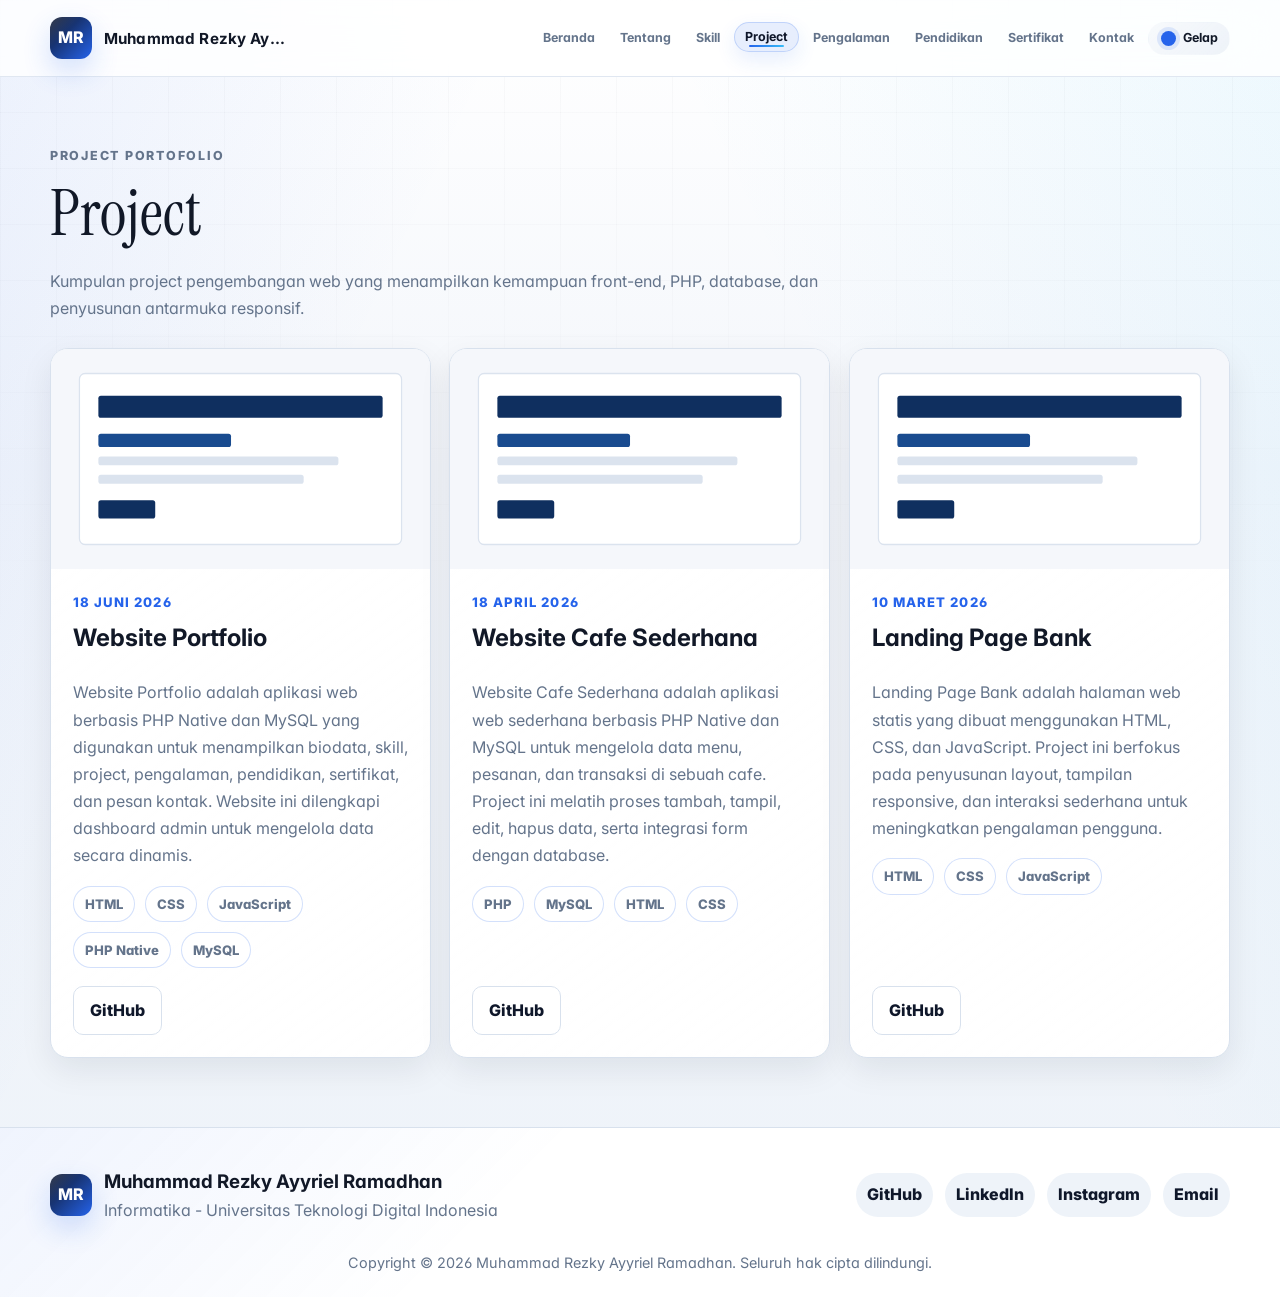
<file: projects.html>
<!doctype html>
<html lang="id">
  <head>
    <meta charset="UTF-8" />
    <meta name="viewport" content="width=device-width, initial-scale=1.0" />
    <title>Project - Muhammad Rezky Ayyriel Ramadhan</title>
    <meta
      name="description"
      content="Saya merupakan mahasiswa Informatika di Universitas Teknologi Digital Indonesia. Saya memiliki minat pada pengembangan website, khususnya pada tampilan antarmuka, interaksi pengguna, PHP, dan pengelolaan database. Saya terus mengembangkan kemampuan melalui project sederhana, praktikum, dan eksplorasi teknologi web."
    />
    <link rel="preconnect" href="https://fonts.googleapis.com" />
    <link rel="preconnect" href="https://fonts.gstatic.com" crossorigin />
    <link
      href="https://fonts.googleapis.com/css2?family=Instrument+Serif:ital@0;1&family=Inter:wght@400;600;700;800;900&display=swap"
      rel="stylesheet"
    />
    <link rel="stylesheet" href="assets/css/style.css" />
  </head>
  <body>
    <header class="site-header">
      <nav class="navbar container">
        <a class="brand" href="index.html">
          <span>MR</span>
          <strong>Muhammad Rezky Ayyriel Ramadhan</strong>
        </a>
        <button
          class="nav-toggle"
          type="button"
          aria-label="Buka menu"
          aria-expanded="false"
          data-nav-toggle
        >
          <span></span>
          <span></span>
          <span></span>
        </button>
        <div class="nav-menu" data-nav-menu>
          <a class="" href="index.html">Beranda</a>
          <a class="" href="about.html">Tentang</a>
          <a class="" href="skills.html">Skill</a>
          <a class="active" href="projects.html">Project</a>
          <a class="" href="experience.html">Pengalaman</a>
          <a class="" href="education.html">Pendidikan</a>
          <a class="" href="certificates.html">Sertifikat</a>
          <a class="" href="contact.html">Kontak</a>
          <button class="theme-toggle" type="button" data-theme-toggle>
            <span
              class="theme-toggle-icon"
              aria-hidden="true"
              data-theme-icon
            ></span>
            <span data-theme-label>Gelap</span>
          </button>
        </div>
      </nav>
    </header>

    <main class="section page-section">
      <div class="container section-heading">
        <p class="eyebrow">Project Portofolio</p>
        <h1>Project</h1>
        <p>
          Kumpulan project pengembangan web yang menampilkan kemampuan
          front-end, PHP, database, dan penyusunan antarmuka responsif.
        </p>
      </div>
      <div class="container project-grid">
        <article class="project-card">
          <img
            src="assets/img/project-placeholder.svg"
            alt="Website Portfolio"
          />
          <div>
            <span class="card-meta">18 Juni 2026</span>
            <h2>Website Portfolio</h2>
            <p>
              Website Portfolio adalah aplikasi web berbasis PHP Native dan
              MySQL yang digunakan untuk menampilkan biodata, skill, project,
              pengalaman, pendidikan, sertifikat, dan pesan kontak. Website ini
              dilengkapi dashboard admin untuk mengelola data secara dinamis.
            </p>
            <div class="tag-row">
              <span class="tag">HTML</span>
              <span class="tag">CSS</span>
              <span class="tag">JavaScript</span>
              <span class="tag">PHP Native</span>
              <span class="tag">MySQL</span>
            </div>
            <div class="card-actions">
              <a
                class="btn btn-outline"
                href="https://github.com/ayyrieldev/ayyrieldev.github.io"
                target="_blank"
                rel="noopener"
                >GitHub</a
              >
            </div>
          </div>
        </article>

        <article class="project-card">
          <img
            src="assets/img/project-placeholder.svg"
            alt="Website Cafe Sederhana"
          />
          <div>
            <span class="card-meta">18 April 2026</span>
            <h2>Website Cafe Sederhana</h2>
            <p>
              Website Cafe Sederhana adalah aplikasi web sederhana berbasis PHP
              Native dan MySQL untuk mengelola data menu, pesanan, dan transaksi
              di sebuah cafe. Project ini melatih proses tambah, tampil, edit,
              hapus data, serta integrasi form dengan database.
            </p>
            <div class="tag-row">
              <span class="tag">PHP</span>
              <span class="tag">MySQL</span>
              <span class="tag">HTML</span>
              <span class="tag">CSS</span>
            </div>
            <div class="card-actions">
              <a
                class="btn btn-outline"
                href="https://github.com/ayyrieldev/Hackaton-Pert4_Pelatihan"
                target="_blank"
                rel="noopener"
                >GitHub</a
              >
            </div>
          </div>
        </article>

        <article class="project-card">
          <img
            src="assets/img/project-placeholder.svg"
            alt="Landing Page Bank"
          />
          <div>
            <span class="card-meta">10 Maret 2026</span>
            <h2>Landing Page Bank</h2>
            <p>
              Landing Page Bank adalah halaman web statis yang dibuat
              menggunakan HTML, CSS, dan JavaScript. Project ini berfokus pada
              penyusunan layout, tampilan responsive, dan interaksi sederhana
              untuk meningkatkan pengalaman pengguna.
            </p>
            <div class="tag-row">
              <span class="tag">HTML</span>
              <span class="tag">CSS</span>
              <span class="tag">JavaScript</span>
            </div>
            <div class="card-actions">
              <a
                class="btn btn-outline"
                href="https://github.com/ayyrieldev/Bank-Demo"
                target="_blank"
                rel="noopener"
                >GitHub</a
              >
            </div>
          </div>
        </article>
      </div>
    </main>

    <footer class="site-footer">
      <div class="container footer-grid">
        <div class="footer-profile">
          <span>MR</span>
          <div>
            <h3>Muhammad Rezky Ayyriel Ramadhan</h3>
            <p>Informatika - Universitas Teknologi Digital Indonesia</p>
          </div>
        </div>
        <div class="footer-links">
          <a href="https://github.com/" target="_blank" rel="noopener"
            >GitHub</a
          >
          <a href="https://www.linkedin.com/" target="_blank" rel="noopener"
            >LinkedIn</a
          >
          <a href="https://www.instagram.com/" target="_blank" rel="noopener"
            >Instagram</a
          >
          <a href="mailto:ayyriel@example.com">Email</a>
        </div>
      </div>
      <p class="copyright">
        Copyright &copy; 2026 Muhammad Rezky Ayyriel Ramadhan. Seluruh hak cipta
        dilindungi.
      </p>
    </footer>
    <script src="assets/js/script.js"></script>
  </body>
</html>
</file>
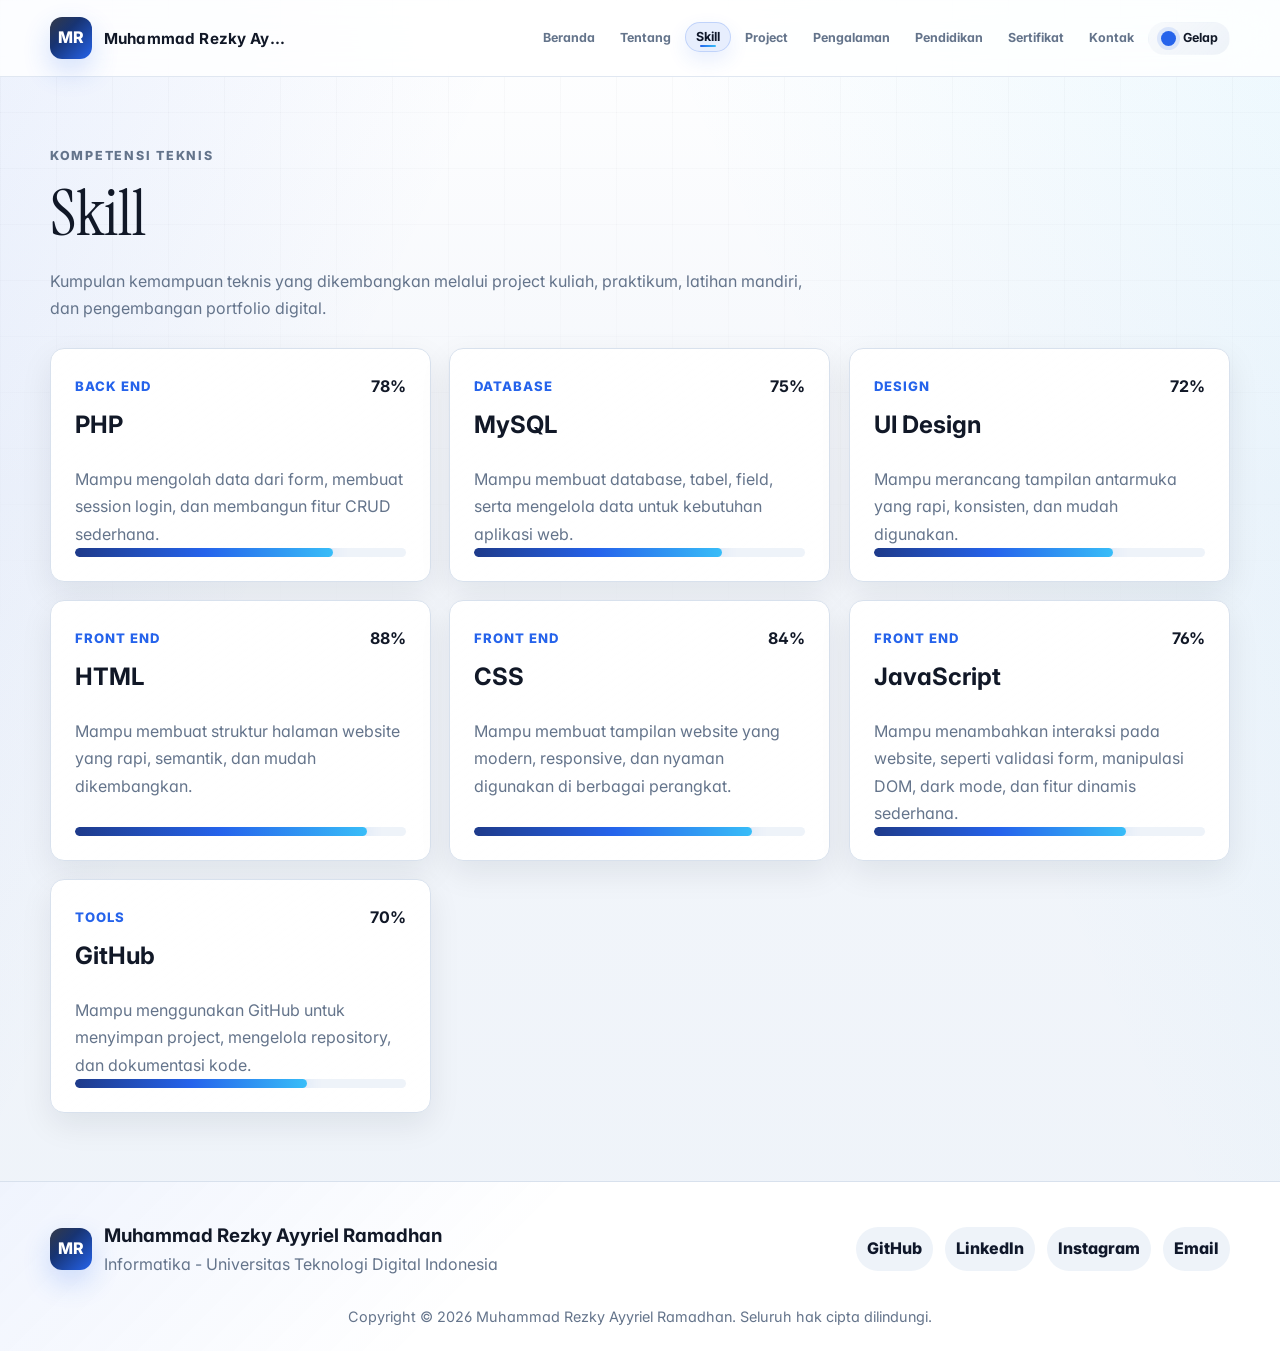
<file: skills.html>
<!doctype html>
<html lang="id">
  <head>
    <meta charset="UTF-8" />
    <meta name="viewport" content="width=device-width, initial-scale=1.0" />
    <title>Skill - Muhammad Rezky Ayyriel Ramadhan</title>
    <meta
      name="description"
      content="Saya merupakan mahasiswa Informatika di Universitas Teknologi Digital Indonesia. Saya memiliki minat pada pengembangan website, khususnya pada tampilan antarmuka, interaksi pengguna, PHP, dan pengelolaan database. Saya terus mengembangkan kemampuan melalui project sederhana, praktikum, dan eksplorasi teknologi web."
    />
    <link rel="preconnect" href="https://fonts.googleapis.com" />
    <link rel="preconnect" href="https://fonts.gstatic.com" crossorigin />
    <link
      href="https://fonts.googleapis.com/css2?family=Instrument+Serif:ital@0;1&family=Inter:wght@400;600;700;800;900&display=swap"
      rel="stylesheet"
    />
    <link rel="stylesheet" href="assets/css/style.css" />
  </head>
  <body>
    <header class="site-header">
      <nav class="navbar container">
        <a class="brand" href="index.html">
          <span>MR</span>
          <strong>Muhammad Rezky Ayyriel Ramadhan</strong>
        </a>
        <button
          class="nav-toggle"
          type="button"
          aria-label="Buka menu"
          aria-expanded="false"
          data-nav-toggle
        >
          <span></span>
          <span></span>
          <span></span>
        </button>
        <div class="nav-menu" data-nav-menu>
          <a class="" href="index.html">Beranda</a>
          <a class="" href="about.html">Tentang</a>
          <a class="active" href="skills.html">Skill</a>
          <a class="" href="projects.html">Project</a>
          <a class="" href="experience.html">Pengalaman</a>
          <a class="" href="education.html">Pendidikan</a>
          <a class="" href="certificates.html">Sertifikat</a>
          <a class="" href="contact.html">Kontak</a>
          <button class="theme-toggle" type="button" data-theme-toggle>
            <span
              class="theme-toggle-icon"
              aria-hidden="true"
              data-theme-icon
            ></span>
            <span data-theme-label>Gelap</span>
          </button>
        </div>
      </nav>
    </header>

    <main class="section page-section">
      <div class="container section-heading">
        <p class="eyebrow">Kompetensi Teknis</p>
        <h1>Skill</h1>
        <p>
          Kumpulan kemampuan teknis yang dikembangkan melalui project kuliah,
          praktikum, latihan mandiri, dan pengembangan portfolio digital.
        </p>
      </div>
      <div class="container card-grid">
        <article class="skill-card">
          <div class="card-topline">
            <span class="card-meta">Back End</span>
            <strong>78%</strong>
          </div>
          <h2>PHP</h2>
          <p>
            Mampu mengolah data dari form, membuat session login, dan membangun
            fitur CRUD sederhana.
          </p>
          <div class="progress" aria-label="Level skill 78 persen">
            <span style="width: 78%"></span>
          </div>
        </article>

        <article class="skill-card">
          <div class="card-topline">
            <span class="card-meta">Database</span>
            <strong>75%</strong>
          </div>
          <h2>MySQL</h2>
          <p>
            Mampu membuat database, tabel, field, serta mengelola data untuk
            kebutuhan aplikasi web.
          </p>
          <div class="progress" aria-label="Level skill 75 persen">
            <span style="width: 75%"></span>
          </div>
        </article>

        <article class="skill-card">
          <div class="card-topline">
            <span class="card-meta">Design</span>
            <strong>72%</strong>
          </div>
          <h2>UI Design</h2>
          <p>
            Mampu merancang tampilan antarmuka yang rapi, konsisten, dan mudah
            digunakan.
          </p>
          <div class="progress" aria-label="Level skill 72 persen">
            <span style="width: 72%"></span>
          </div>
        </article>

        <article class="skill-card">
          <div class="card-topline">
            <span class="card-meta">Front End</span>
            <strong>88%</strong>
          </div>
          <h2>HTML</h2>
          <p>
            Mampu membuat struktur halaman website yang rapi, semantik, dan
            mudah dikembangkan.
          </p>
          <div class="progress" aria-label="Level skill 88 persen">
            <span style="width: 88%"></span>
          </div>
        </article>

        <article class="skill-card">
          <div class="card-topline">
            <span class="card-meta">Front End</span>
            <strong>84%</strong>
          </div>
          <h2>CSS</h2>
          <p>
            Mampu membuat tampilan website yang modern, responsive, dan nyaman
            digunakan di berbagai perangkat.
          </p>
          <div class="progress" aria-label="Level skill 84 persen">
            <span style="width: 84%"></span>
          </div>
        </article>

        <article class="skill-card">
          <div class="card-topline">
            <span class="card-meta">Front End</span>
            <strong>76%</strong>
          </div>
          <h2>JavaScript</h2>
          <p>
            Mampu menambahkan interaksi pada website, seperti validasi form,
            manipulasi DOM, dark mode, dan fitur dinamis sederhana.
          </p>
          <div class="progress" aria-label="Level skill 76 persen">
            <span style="width: 76%"></span>
          </div>
        </article>

        <article class="skill-card">
          <div class="card-topline">
            <span class="card-meta">Tools</span>
            <strong>70%</strong>
          </div>
          <h2>GitHub</h2>
          <p>
            Mampu menggunakan GitHub untuk menyimpan project, mengelola
            repository, dan dokumentasi kode.
          </p>
          <div class="progress" aria-label="Level skill 70 persen">
            <span style="width: 70%"></span>
          </div>
        </article>
      </div>
    </main>

    <footer class="site-footer">
      <div class="container footer-grid">
        <div class="footer-profile">
          <span>MR</span>
          <div>
            <h3>Muhammad Rezky Ayyriel Ramadhan</h3>
            <p>Informatika - Universitas Teknologi Digital Indonesia</p>
          </div>
        </div>
        <div class="footer-links">
          <a href="https://github.com/ayyrieldev" target="_blank" rel="noopener"
            >GitHub</a
          >
          <a
            href="https://www.linkedin.com/in/muhammad-rezky-ayyriel-ramadhan-91b79a374/"
            target="_blank"
            rel="noopener"
            >LinkedIn</a
          >
          <a
            href="https://www.instagram.com/ayyriel_r/"
            target="_blank"
            rel="noopener"
            >Instagram</a
          >
          <a href="mailto:nanangnurcahyo89@gmail.com">Email</a>
        </div>
      </div>
      <p class="copyright">
        Copyright &copy; 2026 Muhammad Rezky Ayyriel Ramadhan. Seluruh hak cipta
        dilindungi.
      </p>
    </footer>
    <script src="assets/js/script.js"></script>
  </body>
</html>
</file>
<file: assets/css/style.css>
:root {
    --primary: #0f172a;
    --primary-600: #1e3a8a;
    --accent: #2563eb;
    --accent-2: #38bdf8;
    --accent-3: #0ea5e9;
    --accent-soft: rgba(37, 99, 235, 0.11);
    --bg: #f3f6fb;
    --surface: #ffffff;
    --surface-soft: #eef3f9;
    --text: #111827;
    --muted: #64748b;
    --border: #d8e1ed;
    --danger: #b42318;
    --danger-soft: rgba(180, 35, 24, 0.11);
    --success: #067647;
    --success-soft: rgba(6, 118, 71, 0.11);
    --shadow-sm: 0 12px 32px rgba(17, 24, 39, 0.08);
    --shadow-md: 0 28px 80px rgba(17, 24, 39, 0.14);
    --shadow-glow: 0 20px 54px rgba(37, 99, 235, 0.22);
    --radius: 14px;
    --radius-lg: 22px;
    --container: 1180px;
    --font-display: Georgia, "Times New Roman", serif;
}

body.dark {
    --primary: #93c5fd;
    --primary-600: #bfdbfe;
    --accent: #60a5fa;
    --accent-2: #38bdf8;
    --accent-3: #22d3ee;
    --accent-soft: rgba(96, 165, 250, 0.16);
    --bg: #0b1120;
    --surface: #111827;
    --surface-soft: #172033;
    --text: #f8fafc;
    --muted: #a8b3c7;
    --border: #263247;
    --shadow-sm: 0 12px 30px rgba(0, 0, 0, 0.24);
    --shadow-md: 0 24px 70px rgba(0, 0, 0, 0.36);
    --shadow-glow: 0 22px 58px rgba(96, 165, 250, 0.18);
}

* {
    box-sizing: border-box;
}

html {
    scroll-behavior: smooth;
}

body {
    margin: 0;
    font-family: Inter, ui-sans-serif, system-ui, -apple-system, BlinkMacSystemFont, "Segoe UI", Arial, sans-serif;
    font-size: 16px;
    font-feature-settings: "cv02", "cv03", "cv04", "cv11";
    background:
        linear-gradient(115deg, rgba(37, 99, 235, 0.08), transparent 28%),
        linear-gradient(245deg, rgba(56, 189, 248, 0.08), transparent 34%),
        linear-gradient(180deg, #ffffff 0%, var(--bg) 36%, #eef3f9 100%),
        var(--bg);
    color: var(--text);
    line-height: 1.7;
    text-rendering: optimizeLegibility;
}

body::before {
    content: "";
    position: fixed;
    inset: 0;
    z-index: -2;
    pointer-events: none;
    background:
        linear-gradient(rgba(17, 24, 39, 0.035) 1px, transparent 1px),
        linear-gradient(90deg, rgba(17, 24, 39, 0.035) 1px, transparent 1px);
    background-size: 56px 56px;
    mask-image: linear-gradient(to bottom, rgba(0, 0, 0, 0.72), transparent 74%);
}

body.dark::before {
    background:
        linear-gradient(rgba(246, 240, 227, 0.035) 1px, transparent 1px),
        linear-gradient(90deg, rgba(246, 240, 227, 0.035) 1px, transparent 1px);
}

a {
    color: inherit;
    text-decoration: none;
}

img {
    display: block;
    max-width: 100%;
}

button,
input,
textarea {
    font: inherit;
}

select {
    font: inherit;
}

.container {
    width: min(var(--container), calc(100% - 40px));
    margin: 0 auto;
}

.site-header {
    position: sticky;
    top: 0;
    z-index: 100;
    border-bottom: 1px solid rgba(216, 225, 237, 0.78);
    background: rgba(255, 255, 255, 0.82);
    backdrop-filter: blur(22px) saturate(140%);
    transition: background 0.24s ease, border-color 0.24s ease, box-shadow 0.24s ease;
}

body.dark .site-header {
    border-bottom-color: rgba(38, 50, 71, 0.86);
    background: rgba(11, 17, 32, 0.84);
}

.site-header.is-scrolled {
    border-bottom-color: rgba(37, 99, 235, 0.18);
    background: rgba(255, 255, 255, 0.86);
    box-shadow: 0 18px 50px rgba(17, 24, 39, 0.08);
}

body.dark .site-header.is-scrolled {
    background: rgba(17, 17, 15, 0.9);
    box-shadow: 0 18px 50px rgba(0, 0, 0, 0.28);
}

.navbar {
    position: relative;
    display: flex;
    align-items: center;
    justify-content: space-between;
    min-height: 76px;
    gap: 18px;
}

.brand,
.footer-profile,
.admin-brand {
    display: flex;
    align-items: center;
    gap: 12px;
}

.brand {
    flex: 0 1 260px;
    min-width: 188px;
    transition: transform 0.24s ease;
}

.brand:hover {
    transform: translateY(-1px);
}

.brand span,
.footer-profile span,
.admin-brand span,
.login-logo {
    display: grid;
    place-items: center;
    width: 42px;
    height: 42px;
    border-radius: 12px;
    background:
        linear-gradient(135deg, rgba(255, 255, 255, 0.16), transparent 38%),
        linear-gradient(135deg, var(--primary), var(--accent));
    color: #ffffff;
    font-weight: 800;
    letter-spacing: 0;
    box-shadow: 0 12px 28px rgba(37, 99, 235, 0.2);
}

.brand strong {
    max-width: 188px;
    line-height: 1.25;
    font-size: 0.95rem;
    letter-spacing: 0.01em;
    overflow: hidden;
    text-overflow: ellipsis;
    white-space: nowrap;
}

.nav-menu {
    flex: 1 1 auto;
    min-width: 0;
    display: flex;
    align-items: center;
    justify-content: flex-end;
    gap: 3px;
    flex-wrap: nowrap;
    white-space: nowrap;
}

.nav-menu a,
.theme-toggle {
    position: relative;
    display: inline-flex;
    align-items: center;
    justify-content: center;
    border: 1px solid transparent;
    border-radius: 999px;
    padding: 8px 10px;
    background: transparent;
    color: var(--muted);
    font-size: clamp(0.78rem, 0.68vw, 0.9rem);
    font-weight: 700;
    line-height: 1;
    cursor: pointer;
    transition: color 0.24s ease, background 0.24s ease, border-color 0.24s ease, transform 0.24s ease, box-shadow 0.24s ease;
}

.nav-menu a:hover,
.nav-menu a.active,
.theme-toggle:hover {
    color: var(--primary);
    background: var(--accent-soft);
    border-color: rgba(37, 99, 235, 0.2);
    box-shadow: 0 8px 20px rgba(37, 99, 235, 0.11);
    transform: translateY(-1px);
}

.nav-menu a.active::after {
    content: "";
    position: absolute;
    left: 14px;
    right: 14px;
    bottom: 4px;
    height: 2px;
    border-radius: 999px;
    background: linear-gradient(90deg, var(--accent), var(--accent-2));
}

.theme-toggle {
    display: inline-flex;
    align-items: center;
    justify-content: center;
    gap: 7px;
    min-width: 82px;
    background:
        linear-gradient(135deg, rgba(255, 255, 255, 0.55), transparent),
        var(--surface-soft);
    color: var(--text);
}

.theme-toggle-icon {
    position: relative;
    display: inline-block;
    width: 15px;
    height: 15px;
    border-radius: 50%;
    background: var(--accent);
    box-shadow: 0 0 0 4px rgba(37, 99, 235, 0.12);
    transition: background 0.24s ease, box-shadow 0.24s ease, transform 0.24s ease;
}

.theme-toggle-icon::after {
    content: "";
    position: absolute;
    inset: -1px -1px 1px 5px;
    border-radius: inherit;
    background: var(--surface-soft);
    transform: scale(0);
    transform-origin: center;
    transition: transform 0.24s ease;
}

body.dark .theme-toggle-icon {
    background: #f8fafc;
    box-shadow: 0 0 0 4px rgba(246, 240, 227, 0.12);
}

body.dark .theme-toggle-icon::after {
    transform: scale(1);
}

.nav-toggle {
    display: none;
    width: 44px;
    height: 44px;
    border: 1px solid var(--border);
    border-radius: 12px;
    background: var(--surface);
    cursor: pointer;
    box-shadow: var(--shadow-sm);
}

.nav-toggle span {
    display: block;
    width: 20px;
    height: 2px;
    margin: 5px auto;
    border-radius: 999px;
    background: var(--text);
    transition: transform 0.2s ease, opacity 0.2s ease;
}

.nav-toggle.open span:nth-child(1) {
    transform: translateY(7px) rotate(45deg);
}

.nav-toggle.open span:nth-child(2) {
    opacity: 0;
}

.nav-toggle.open span:nth-child(3) {
    transform: translateY(-7px) rotate(-45deg);
}

.section,
.page-section {
    padding: 68px 0;
}

.section-elevated {
    padding-top: 42px;
}

.page-section > .section-heading:first-child {
    display: block;
}

.page-section > .section-heading:first-child h1,
.page-section > .section-heading:first-child p {
    max-width: 780px;
}

.section-muted {
    border-top: 1px solid var(--border);
    border-bottom: 1px solid var(--border);
    background:
        linear-gradient(135deg, rgba(37, 99, 235, 0.07), transparent 36%),
        linear-gradient(245deg, rgba(56, 189, 248, 0.08), transparent 42%),
        var(--surface-soft);
}

.section-showcase {
    position: relative;
    overflow: hidden;
}

.section-showcase::before {
    content: "";
    position: absolute;
    inset: 0;
    pointer-events: none;
    background:
        linear-gradient(rgba(17, 24, 39, 0.035) 1px, transparent 1px),
        linear-gradient(90deg, rgba(17, 24, 39, 0.035) 1px, transparent 1px);
    background-size: 54px 54px;
    mask-image: linear-gradient(to bottom, transparent, rgba(0, 0, 0, 0.7), transparent);
}

.section-showcase > .container {
    position: relative;
    z-index: 1;
}

.hero-section {
    position: relative;
    overflow: hidden;
    min-height: calc(100vh - 76px);
    display: flex;
    align-items: center;
    padding: 84px 0 108px;
    background:
        linear-gradient(112deg, rgba(8, 13, 25, 0.98) 0%, rgba(15, 25, 47, 0.96) 52%, rgba(37, 99, 235, 0.78) 100%),
        #0b1020;
    border-bottom: 1px solid var(--border);
    isolation: isolate;
}

.hero-section::before,
.hero-section::after {
    content: "";
    position: absolute;
    pointer-events: none;
}

.hero-section::before {
    inset: 0;
    background:
        linear-gradient(120deg, transparent 0 62%, rgba(255, 255, 255, 0.08) 62% 63%, transparent 63%),
        linear-gradient(rgba(255, 255, 255, 0.055) 1px, transparent 1px),
        linear-gradient(90deg, rgba(255, 255, 255, 0.055) 1px, transparent 1px);
    background-size: 100% 100%, 56px 56px, 56px 56px;
    mask-image: linear-gradient(90deg, rgba(0, 0, 0, 0.92), transparent 88%);
    z-index: -1;
    animation: gridGlide 18s linear infinite;
}

.hero-section::after {
    right: -12vw;
    top: -12vw;
    width: min(680px, 58vw);
    aspect-ratio: 1;
    border: 1px solid rgba(191, 219, 254, 0.2);
    border-radius: 50%;
    background:
        radial-gradient(circle at 36% 38%, rgba(37, 99, 235, 0.34), transparent 0 28%),
        radial-gradient(circle at 64% 70%, rgba(56, 189, 248, 0.24), transparent 0 35%);
    filter: blur(2px);
    opacity: 0.62;
    z-index: -1;
    animation: luxuryDrift 11s ease-in-out infinite;
}

body.dark .hero-section {
    background:
        linear-gradient(112deg, rgba(8, 13, 25, 0.98) 0%, rgba(15, 25, 47, 0.96) 52%, rgba(37, 99, 235, 0.78) 100%),
        #0b1020;
}

.hero-bg {
    position: absolute;
    inset: 0;
    z-index: -1;
    pointer-events: none;
    background:
        linear-gradient(135deg, transparent 0 54%, rgba(255, 255, 255, 0.075) 54% 55%, transparent 55%),
        linear-gradient(150deg, transparent 0 68%, rgba(56, 189, 248, 0.18) 68% 69%, transparent 69%),
        radial-gradient(circle at 16% 24%, rgba(37, 99, 235, 0.16), transparent 24%),
        radial-gradient(circle at 72% 80%, rgba(56, 189, 248, 0.18), transparent 30%);
}

.hero-bg::before {
    content: "";
    position: absolute;
    inset: auto 0 0;
    height: 42%;
    background: linear-gradient(to top, rgba(244, 246, 248, 0.12), transparent);
}

.hero-grid,
.about-grid,
.contact-grid {
    display: grid;
    grid-template-columns: minmax(0, 1.08fr) minmax(340px, 0.86fr);
    gap: clamp(34px, 5vw, 64px);
    align-items: center;
}

.hero-grid {
    position: relative;
    z-index: 1;
}

.hero-content h1,
.page-section h1,
.page-hero h1 {
    margin: 0 0 18px;
    color: var(--text);
    font-family: "Instrument Serif", var(--font-display);
    font-weight: 400;
    font-size: clamp(2.15rem, 5vw, 4.55rem);
    line-height: 1.05;
    letter-spacing: 0;
    text-wrap: balance;
}

.hero-content h1 {
    max-width: 760px;
    color: #f8fafc;
    font-size: clamp(2.85rem, 6vw, 5.55rem);
    line-height: 0.98;
    text-wrap: balance;
}

.hero-content p,
.section-heading p,
.page-hero p,
.profile-summary p,
.about-grid p,
.contact-grid p,
.skill-card p,
.project-card p,
.timeline-item p,
.login-intro p,
.login-card p {
    color: var(--muted);
    max-width: 68ch;
}

.hero-content > p:not(.eyebrow):not(.hero-subtitle) {
    max-width: 650px;
    color: rgba(236, 243, 255, 0.76);
    font-size: 1.02rem;
}

.hero-subtitle {
    max-width: 640px;
    color: #bfdbfe !important;
    font-size: 1.08rem;
    font-weight: 800;
    line-height: 1.55;
}

.eyebrow {
    margin: 0 0 10px;
    color: var(--accent);
    font-size: 0.78rem;
    font-weight: 800;
    letter-spacing: 0.14em;
    text-transform: uppercase;
}

h1,
h2,
h3,
h4 {
    color: var(--text);
    text-wrap: balance;
}

p {
    overflow-wrap: anywhere;
}

.hero-section .eyebrow {
    color: #bfdbfe;
}

.badge-row,
.tag-row,
.hero-actions,
.card-actions,
.social-row {
    display: flex;
    flex-wrap: wrap;
    gap: 10px;
}

.badge-row {
    margin-bottom: 22px;
}

.badge,
.tag {
    display: inline-flex;
    align-items: center;
    min-height: 30px;
    border: 1px solid rgba(37, 99, 235, 0.2);
    border-radius: 999px;
    padding: 6px 11px;
    background: var(--accent-soft);
    color: var(--primary);
    font-size: 0.82rem;
    font-weight: 800;
}

.hero-section .badge {
    border-color: rgba(191, 219, 254, 0.28);
    background: rgba(255, 255, 255, 0.085);
    color: #f8fafc;
    backdrop-filter: blur(14px);
}

.tag {
    background: rgba(255, 255, 255, 0.52);
    color: var(--muted);
}

body.dark .tag {
    background: rgba(255, 255, 255, 0.06);
}

.hero-actions,
.card-actions,
.social-row {
    margin-top: 24px;
}

.hero-metrics {
    display: grid;
    grid-template-columns: repeat(3, minmax(0, 1fr));
    gap: 10px;
    width: 100%;
    margin-top: 14px;
}

.hero-metrics div {
    min-height: 86px;
    border: 1px solid rgba(255, 255, 255, 0.14);
    border-radius: 16px;
    padding: 14px;
    background:
        linear-gradient(145deg, rgba(255, 255, 255, 0.1), rgba(255, 255, 255, 0.035)),
        rgba(255, 255, 255, 0.04);
    color: #ffffff;
    backdrop-filter: blur(18px);
}

.hero-metrics strong {
    display: block;
    color: #bfdbfe;
    font-family: "Instrument Serif", var(--font-display);
    font-size: clamp(1.9rem, 3vw, 2.45rem);
    font-weight: 400;
    line-height: 0.95;
}

.hero-metrics span {
    display: block;
    margin-top: 8px;
    color: rgba(236, 243, 255, 0.68);
    font-size: 0.7rem;
    font-weight: 800;
    letter-spacing: 0.1em;
    text-transform: uppercase;
}

.capability-strip {
    position: relative;
    z-index: 2;
    margin-top: -42px;
    padding-bottom: 28px;
}

.capability-grid {
    display: grid;
    grid-template-columns: repeat(3, minmax(0, 1fr));
    gap: 1px;
    overflow: hidden;
    border: 1px solid rgba(220, 227, 234, 0.86);
    border-radius: 20px;
    background: rgba(220, 227, 234, 0.86);
    box-shadow: var(--shadow-md);
}

.capability-grid article {
    min-height: 166px;
    padding: 24px;
    background:
        linear-gradient(145deg, rgba(255, 255, 255, 0.9), rgba(255, 255, 255, 0.72)),
        var(--surface);
}

body.dark .capability-grid {
    border-color: rgba(38, 50, 71, 0.86);
    background: rgba(38, 50, 71, 0.86);
}

body.dark .capability-grid article {
    background:
        linear-gradient(145deg, rgba(255, 255, 255, 0.06), rgba(255, 255, 255, 0.02)),
        var(--surface);
}

.capability-grid span {
    color: var(--accent);
    font-size: 0.78rem;
    font-weight: 900;
    letter-spacing: 0.14em;
}

.capability-grid h2 {
    margin: 16px 0 8px;
    font-size: 1.08rem;
    line-height: 1.2;
}

.capability-grid p {
    margin: 0;
    color: var(--muted);
}

.btn {
    display: inline-flex;
    align-items: center;
    justify-content: center;
    min-height: 43px;
    border: 1px solid transparent;
    border-radius: 10px;
    padding: 10px 16px;
    font-weight: 800;
    cursor: pointer;
    will-change: transform;
    transition: transform 0.24s ease, box-shadow 0.24s ease, background 0.24s ease, border-color 0.24s ease, color 0.24s ease;
}

.btn:hover {
    transform: translateY(-3px);
}

.btn:active {
    transform: translateY(-1px) scale(0.99);
}

.btn-primary {
    background:
        linear-gradient(135deg, rgba(255, 255, 255, 0.18), transparent 36%),
        linear-gradient(135deg, #1e3a8a, #2563eb);
    color: #ffffff;
    box-shadow: var(--shadow-glow);
}

.btn-outline {
    border-color: var(--border);
    background: rgba(255, 255, 255, 0.7);
    color: var(--primary);
    backdrop-filter: blur(12px);
}

.btn-outline:hover {
    border-color: rgba(37, 99, 235, 0.3);
    box-shadow: var(--shadow-sm);
}

.btn-ghost {
    background: transparent;
    color: var(--muted);
}

.hero-section .btn-outline {
    border-color: rgba(255, 255, 255, 0.24);
    background: rgba(255, 255, 255, 0.08);
    color: #f8fafc;
}

.hero-section .btn-ghost {
    color: rgba(248, 250, 252, 0.82);
}

.btn-danger {
    background: var(--danger);
    color: #ffffff;
}

.btn-small {
    min-height: 34px;
    padding: 7px 11px;
    border-radius: 10px;
    font-size: 0.86rem;
}

.hero-visual {
    position: relative;
    justify-self: end;
    width: min(440px, 100%);
    min-height: 0;
    perspective: 1000px;
}

.hero-panel {
    position: relative;
    overflow: hidden;
    min-height: 0;
    border: 1px solid rgba(255, 255, 255, 0.18);
    border-radius: 28px;
    padding: 18px;
    background:
        linear-gradient(145deg, rgba(255, 255, 255, 0.15), rgba(255, 255, 255, 0.05)),
        rgba(10, 16, 30, 0.58);
    box-shadow: 0 28px 76px rgba(0, 0, 0, 0.3);
    backdrop-filter: blur(24px) saturate(130%);
    animation: floatCard 7s ease-in-out infinite;
}

.hero-panel::before {
    content: "";
    position: absolute;
    inset: 16px;
    border: 1px solid rgba(255, 255, 255, 0.14);
    border-radius: 20px;
    pointer-events: none;
}

.hero-panel::after {
    content: "";
    position: absolute;
    right: -70px;
    bottom: -70px;
    width: 220px;
    height: 220px;
    border-radius: 50%;
    background: rgba(37, 99, 235, 0.24);
    filter: blur(24px);
    pointer-events: none;
}

.hero-panel-top,
.hero-panel-footer {
    position: relative;
    z-index: 3;
    display: grid;
    gap: 4px;
    color: #f8fafc;
}

.hero-panel-top {
    padding: 6px 6px 14px;
}

.hero-panel-footer {
    margin-top: 12px;
    border: 1px solid rgba(255, 255, 255, 0.14);
    border-radius: 18px;
    padding: 14px;
    background: rgba(255, 255, 255, 0.08);
}

.hero-panel-top span,
.hero-panel-footer span {
    color: rgba(236, 243, 255, 0.66);
    font-size: 0.78rem;
    font-weight: 800;
    letter-spacing: 0.12em;
    text-transform: uppercase;
}

.hero-panel-top strong {
    font-family: "Instrument Serif", var(--font-display);
    font-size: clamp(1.85rem, 3vw, 2.7rem);
    font-weight: 400;
    line-height: 0.98;
    overflow-wrap: anywhere;
}

.hero-panel-footer strong {
    color: #ffffff;
    line-height: 1.3;
    overflow-wrap: anywhere;
}

.hero-photo-wrap {
    position: relative;
    overflow: hidden;
    z-index: 2;
    width: 100%;
    margin-left: 0;
    border: 1px solid rgba(191, 219, 254, 0.26);
    border-radius: 20px;
    background: rgba(191, 219, 254, 0.08);
    box-shadow: 0 22px 58px rgba(0, 0, 0, 0.26);
}

.hero-photo-wrap::before {
    content: "";
    position: absolute;
    inset: 10px;
    z-index: 2;
    border: 1px solid rgba(191, 219, 254, 0.18);
    border-radius: 16px;
    pointer-events: none;
}

.hero-photo-wrap::after {
    content: "";
    position: absolute;
    inset: 0;
    z-index: 1;
    background: linear-gradient(135deg, rgba(255, 255, 255, 0.18), transparent 42%, rgba(37, 99, 235, 0.2));
    pointer-events: none;
}

.hero-photo {
    width: 100%;
    aspect-ratio: 4 / 4.25;
    object-fit: cover;
    filter: saturate(0.92) contrast(1.04);
    transform: scale(1.01);
    transition: transform 0.7s ease, filter 0.7s ease;
}

.hero-panel:hover .hero-photo {
    filter: saturate(1.02) contrast(1.06);
    transform: scale(1.045);
}

.section-heading,
.page-hero {
    margin-bottom: 26px;
}

.section-heading {
    display: flex;
    align-items: end;
    justify-content: space-between;
    gap: 18px;
}

.section-heading > div,
.section-heading > p {
    max-width: 720px;
}

.section-heading h1,
.section-heading h2,
.profile-summary h2,
.panel-header h2 {
    margin: 0;
    line-height: 1.18;
}

.section-heading h1,
.section-heading h2 {
    font-family: "Instrument Serif", var(--font-display);
    font-weight: 400;
    letter-spacing: 0;
}

.section-heading h1 {
    font-size: clamp(2.2rem, 5vw, 4.1rem);
}

.section-heading h2 {
    font-size: clamp(1.7rem, 3vw, 2.45rem);
}

.section-link {
    color: var(--primary);
    font-weight: 800;
    transition: color 0.2s ease, transform 0.2s ease;
}

.section-link::after {
    content: " ->";
    color: var(--accent);
}

.section-link:hover {
    color: var(--accent);
    transform: translateX(3px);
}

.card-grid,
.project-grid {
    display: grid;
    grid-template-columns: repeat(3, minmax(0, 1fr));
    gap: 18px;
}

.skill-card,
.project-card,
.bio-card,
.form-card,
.contact-info-card,
.profile-summary,
.timeline-item div,
.empty-state,
.admin-panel,
.stat-card,
.login-card,
.login-intro {
    border: 1px solid var(--border);
    border-radius: var(--radius);
    background:
        linear-gradient(145deg, rgba(255, 255, 255, 0.78), rgba(255, 255, 255, 0.52)),
        var(--surface);
    box-shadow: var(--shadow-sm);
}

body.dark .skill-card,
body.dark .project-card,
body.dark .bio-card,
body.dark .form-card,
body.dark .contact-info-card,
body.dark .profile-summary,
body.dark .timeline-item div,
body.dark .empty-state,
body.dark .admin-panel,
body.dark .stat-card,
body.dark .login-card,
body.dark .login-intro {
    background:
        linear-gradient(145deg, rgba(255, 255, 255, 0.055), rgba(255, 255, 255, 0.02)),
        var(--surface);
}

.skill-card,
.profile-summary,
.bio-card,
.form-card,
.contact-info-card,
.empty-state {
    padding: 24px;
}

.skill-card {
    min-height: 214px;
    display: flex;
    flex-direction: column;
}

.profile-summary,
.bio-card,
.form-card,
.contact-info-card {
    position: relative;
    overflow: hidden;
}

.skill-card,
.project-card,
.timeline-item div,
.focus-grid article {
    position: relative;
    will-change: transform;
    transition: transform 0.32s ease, border-color 0.32s ease, box-shadow 0.32s ease;
}

.skill-card::before,
.project-card::before,
.timeline-item div::before,
.focus-grid article::before,
.profile-summary::before,
.bio-card::before,
.form-card::before,
.contact-info-card::before {
    content: "";
    position: absolute;
    inset: 0;
    border-radius: inherit;
    pointer-events: none;
    background: linear-gradient(135deg, rgba(37, 99, 235, 0.14), transparent 38%, rgba(56, 189, 248, 0.1));
    opacity: 0;
    transition: opacity 0.28s ease;
}

.skill-card:hover,
.project-card:hover,
.timeline-item:hover div,
.focus-grid article:hover {
    transform: translateY(-8px);
    border-color: rgba(37, 99, 235, 0.32);
    box-shadow: var(--shadow-md);
}

.skill-card:hover::before,
.project-card:hover::before,
.timeline-item:hover div::before,
.focus-grid article:hover::before,
.profile-summary:hover::before,
.bio-card:hover::before,
.form-card:hover::before,
.contact-info-card:hover::before {
    opacity: 1;
}

.skill-card > *,
.project-card > *,
.timeline-item div > *,
.focus-grid article > *,
.profile-summary > *,
.bio-card > *,
.form-card > *,
.contact-info-card > * {
    position: relative;
    z-index: 1;
}

.card-topline {
    display: flex;
    align-items: center;
    justify-content: space-between;
    gap: 12px;
}

.card-meta {
    color: var(--accent);
    font-size: 0.82rem;
    font-weight: 800;
    letter-spacing: 0.08em;
    text-transform: uppercase;
}

.skill-card h2,
.skill-card h3,
.project-card h2,
.project-card h3 {
    margin: 10px 0 10px;
    line-height: 1.25;
}

.skill-card p {
    margin-bottom: 0;
}

.progress {
    overflow: hidden;
    height: 9px;
    margin-top: auto;
    border-radius: 999px;
    background: var(--surface-soft);
}

.progress span {
    display: block;
    height: 100%;
    border-radius: 999px;
    background: linear-gradient(90deg, #1e3a8a, #2563eb, #38bdf8);
    box-shadow: 0 0 18px rgba(37, 99, 235, 0.22);
    transform-origin: left;
    animation: progressFill 1.15s cubic-bezier(0.2, 0.9, 0.2, 1) both;
}

.project-card {
    display: flex;
    flex-direction: column;
    overflow: hidden;
    border-radius: 18px;
}

.project-card img {
    width: 100%;
    height: 220px;
    object-fit: cover;
    background: var(--surface-soft);
    transition: transform 0.45s ease, filter 0.45s ease;
}

.project-card:hover img {
    filter: saturate(1.06) contrast(1.03);
    transform: scale(1.045);
}

.project-card > div {
    display: flex;
    flex: 1;
    flex-direction: column;
    padding: 22px;
}

.project-card .card-actions {
    margin-top: auto;
    padding-top: 18px;
}

.certificate-card img {
    object-fit: contain;
    padding: 18px;
}

.page-hero {
    max-width: 850px;
}

.about-grid {
    align-items: start;
}

.focus-grid {
    display: grid;
    grid-template-columns: repeat(2, minmax(0, 1fr));
    gap: 16px;
    margin-top: 24px;
}

.focus-grid article {
    border: 1px solid var(--border);
    border-radius: var(--radius);
    padding: 18px;
    background:
        linear-gradient(145deg, rgba(37, 99, 235, 0.08), rgba(56, 189, 248, 0.06)),
        var(--surface-soft);
}

.focus-grid span {
    color: var(--accent);
    font-weight: 900;
}

.focus-grid h3 {
    margin: 8px 0;
}

.bio-card img {
    width: 190px;
    height: 190px;
    margin-bottom: 20px;
    border-radius: 22px;
    object-fit: cover;
    border: 1px solid var(--border);
    box-shadow: var(--shadow-sm);
}

.bio-card dl {
    margin: 0;
}

.bio-card div {
    display: grid;
    grid-template-columns: 120px 1fr;
    gap: 12px;
    padding: 13px 0;
    border-bottom: 1px solid var(--border);
}

.bio-card div:last-child {
    border-bottom: 0;
}

.bio-card dt {
    color: var(--muted);
    font-size: 0.9rem;
}

.bio-card dd {
    min-width: 0;
    margin: 0;
    overflow-wrap: anywhere;
    font-weight: 800;
}

.timeline {
    position: relative;
}

.timeline::before {
    content: "";
    position: absolute;
    left: 15px;
    top: 0;
    bottom: 0;
    width: 2px;
    background: linear-gradient(to bottom, transparent, var(--accent), var(--accent-2), transparent);
}

.timeline-item {
    position: relative;
    display: grid;
    grid-template-columns: 32px 1fr;
    gap: 18px;
    margin-bottom: 20px;
}

.timeline-item > span {
    position: relative;
    z-index: 1;
    width: 32px;
    height: 32px;
    margin-top: 22px;
    border: 7px solid var(--bg);
    border-radius: 50%;
    background: var(--accent);
    box-shadow: 0 0 0 5px var(--accent-soft), 0 0 22px rgba(37, 99, 235, 0.22);
}

.section-muted .timeline-item > span {
    border-color: var(--surface-soft);
}

.timeline-item div {
    padding: 24px;
}

.timeline-item strong {
    color: var(--primary);
}

.timeline-item h2 {
    margin: 4px 0;
    line-height: 1.25;
}

.contact-grid {
    align-items: start;
}

.contact-info-card h1 {
    margin: 0 0 18px;
    font-family: "Instrument Serif", var(--font-display);
    font-weight: 400;
    line-height: 1.12;
}

.contact-list {
    display: grid;
    gap: 12px;
    margin-top: 22px;
}

.contact-list p {
    display: flex;
    align-items: center;
    gap: 12px;
    margin: 0;
}

.contact-list span {
    display: grid;
    place-items: center;
    width: 34px;
    height: 34px;
    border-radius: 10px;
    background:
        linear-gradient(135deg, rgba(255, 255, 255, 0.26), transparent),
        var(--accent-soft);
    color: var(--primary);
    font-weight: 900;
}

.social-row a {
    color: var(--primary);
    font-weight: 800;
    transition: color 0.2s ease, transform 0.2s ease;
}

.social-row a:hover {
    color: var(--accent);
    transform: translateY(-2px);
}

form label {
    display: block;
    margin: 14px 0 7px;
    color: var(--text);
    font-weight: 800;
}

input,
textarea {
    width: 100%;
    border: 1px solid var(--border);
    border-radius: 12px;
    padding: 12px 14px;
    background: rgba(255, 255, 255, 0.68);
    color: var(--text);
    transition: border-color 0.2s ease, box-shadow 0.2s ease;
}

input[type="file"] {
    cursor: pointer;
    padding: 10px 12px;
}

input[type="file"]::file-selector-button {
    margin-right: 12px;
    border: 0;
    border-radius: 9px;
    padding: 8px 12px;
    background: var(--primary);
    color: #ffffff;
    font-weight: 800;
    cursor: pointer;
}

body.dark input,
body.dark textarea {
    background: rgba(255, 255, 255, 0.05);
}

textarea {
    resize: vertical;
}

input:focus,
textarea:focus {
    outline: none;
    border-color: var(--accent);
    box-shadow: 0 0 0 4px var(--accent-soft);
}

.alert {
    margin: 14px 0;
    padding: 12px 14px;
    border: 1px solid transparent;
    border-radius: 12px;
    font-weight: 800;
}

.alert-success {
    color: var(--success);
    background: var(--success-soft);
    border-color: rgba(6, 118, 71, 0.18);
}

.alert-danger {
    color: var(--danger);
    background: var(--danger-soft);
    border-color: rgba(180, 35, 24, 0.18);
}

.empty-state {
    grid-column: 1 / -1;
    text-align: center;
}

.empty-state strong {
    display: block;
    margin-bottom: 6px;
}

.empty-state p {
    margin: 0;
    color: var(--muted);
}

.site-footer {
    padding: 38px 0 22px;
    border-top: 1px solid var(--border);
    background:
        linear-gradient(135deg, rgba(37, 99, 235, 0.07), transparent 40%),
        var(--surface);
}

.footer-grid {
    display: flex;
    align-items: center;
    justify-content: space-between;
    gap: 22px;
}

.footer-grid h3,
.footer-grid p {
    margin: 0;
}

.footer-grid p,
.copyright {
    color: var(--muted);
}

.footer-links {
    display: flex;
    flex-wrap: wrap;
    gap: 12px;
    font-weight: 800;
}

.footer-links a {
    border-radius: 999px;
    padding: 8px 11px;
    background: var(--surface-soft);
    color: var(--primary);
    transition: transform 0.2s ease, color 0.2s ease, background 0.2s ease;
}

.footer-links a:hover {
    background: var(--accent-soft);
    color: var(--accent);
    transform: translateY(-2px);
}

.copyright {
    margin: 26px 0 0;
    text-align: center;
    font-size: 0.9rem;
}

.login-page {
    min-height: 100vh;
    display: grid;
    place-items: center;
    padding: 28px;
    background:
        linear-gradient(135deg, rgba(37, 99, 235, 0.15), transparent 30%),
        linear-gradient(245deg, rgba(56, 189, 248, 0.13), transparent 32%),
        linear-gradient(135deg, #f8fbff, #eef4fb 54%, #e6edf7);
}

body.dark.login-page {
    background:
        linear-gradient(135deg, rgba(96, 165, 250, 0.16), transparent 30%),
        linear-gradient(245deg, rgba(56, 189, 248, 0.12), transparent 32%),
        linear-gradient(135deg, #0b1120, #111827 54%, #172033);
}

.login-shell {
    display: grid;
    grid-template-columns: minmax(0, 0.95fr) minmax(340px, 0.75fr);
    gap: 26px;
    width: min(920px, 100%);
}

.login-intro,
.login-card {
    padding: 30px;
}

.login-intro {
    display: flex;
    flex-direction: column;
    justify-content: center;
}

.login-logo {
    width: 52px;
    height: 52px;
    margin-bottom: 22px;
}

.login-intro h1,
.login-card h2 {
    margin: 0 0 12px;
    line-height: 1.12;
}

.login-card .btn {
    width: 100%;
    margin-top: 18px;
}

.back-link {
    display: inline-block;
    margin-top: 18px;
    color: var(--primary);
    font-weight: 800;
}

.admin-body {
    min-height: 100vh;
    display: grid;
    grid-template-columns: 280px minmax(0, 1fr);
    background: var(--bg);
}

.admin-sidebar {
    position: sticky;
    top: 0;
    display: flex;
    flex-direction: column;
    height: 100vh;
    padding: 22px;
    background:
        linear-gradient(180deg, rgba(37, 99, 235, 0.18), transparent 36%),
        #0f172a;
    color: #ffffff;
}

.admin-brand {
    margin-bottom: 24px;
}

.admin-brand span {
    background: linear-gradient(135deg, #1e3a8a, #38bdf8);
}

.admin-brand strong {
    color: #ffffff;
}

.admin-nav {
    display: grid;
    gap: 7px;
}

.admin-nav a,
.admin-sidebar-footer a {
    display: flex;
    align-items: center;
    gap: 10px;
    border-radius: 12px;
    padding: 11px 12px;
    color: #cbd5e1;
    font-weight: 800;
    transition: background 0.2s ease, color 0.2s ease, transform 0.2s ease;
}

.admin-nav a span {
    color: #7ca8e8;
    font-size: 0.78rem;
}

.admin-nav a:hover,
.admin-nav a.active,
.admin-sidebar-footer a:hover {
    background: rgba(96, 165, 250, 0.16);
    color: #ffffff;
    transform: translateX(2px);
}

.admin-nav a.active {
    box-shadow: inset 3px 0 0 #38bdf8;
}

.admin-sidebar-footer {
    display: grid;
    gap: 7px;
    margin-top: auto;
    padding-top: 20px;
    border-top: 1px solid rgba(255, 255, 255, 0.12);
}

.admin-main {
    min-width: 0;
    padding: 30px;
}

.admin-topbar,
.panel-header {
    display: flex;
    align-items: center;
    justify-content: space-between;
    gap: 18px;
    margin-bottom: 22px;
}

.admin-topbar {
    position: sticky;
    top: 0;
    z-index: 20;
    margin: -30px -30px 26px;
    padding: 24px 30px;
    border-bottom: 1px solid var(--border);
    background: rgba(248, 251, 255, 0.9);
    backdrop-filter: blur(16px);
}

body.dark .admin-topbar {
    background: rgba(11, 18, 32, 0.9);
}

.admin-topbar h1,
.panel-header h2 {
    margin: 0;
}

.admin-topbar-actions {
    display: flex;
    align-items: center;
    gap: 10px;
}

.admin-user {
    display: inline-flex;
    align-items: center;
    min-height: 38px;
    border: 1px solid var(--border);
    border-radius: 999px;
    padding: 8px 12px;
    background: var(--surface);
    color: var(--muted);
    font-size: 0.88rem;
    font-weight: 800;
}

.admin-grid {
    display: grid;
    grid-template-columns: repeat(5, minmax(0, 1fr));
    gap: 16px;
    margin-bottom: 22px;
}

.stat-card {
    position: relative;
    overflow: hidden;
    padding: 20px;
}

.stat-card::after {
    content: "";
    position: absolute;
    right: -34px;
    top: -34px;
    width: 92px;
    height: 92px;
    border-radius: 50%;
    background: rgba(37, 99, 235, 0.09);
}

.stat-card span,
.stat-card small {
    color: var(--muted);
    font-weight: 800;
}

.stat-card strong {
    display: block;
    margin: 8px 0 2px;
    color: var(--primary);
    font-size: 2.1rem;
    line-height: 1;
}

.stat-card > * {
    position: relative;
    z-index: 1;
}

.admin-panel {
    margin-bottom: 22px;
    padding: 24px;
}

.admin-form {
    display: grid;
    gap: 10px;
}

.form-grid {
    display: grid;
    grid-template-columns: repeat(2, minmax(0, 1fr));
    gap: 14px 18px;
}

.table-wrap {
    overflow-x: auto;
    border: 1px solid var(--border);
    border-radius: 14px;
    background: var(--surface);
    box-shadow: 0 8px 24px rgba(15, 23, 42, 0.04);
    scrollbar-color: var(--accent) var(--surface-soft);
}

table {
    width: 100%;
    min-width: 780px;
    border-collapse: collapse;
    background: var(--surface);
}

th,
td {
    padding: 14px;
    border-bottom: 1px solid var(--border);
    text-align: left;
    vertical-align: top;
}

tbody tr:last-child td {
    border-bottom: 0;
}

tbody tr {
    transition: background 0.18s ease;
}

tbody tr:hover {
    background: rgba(37, 99, 235, 0.035);
}

th {
    background: var(--surface-soft);
    color: var(--muted);
    font-size: 0.78rem;
    font-weight: 900;
    letter-spacing: 0;
    text-transform: uppercase;
}

tbody td[colspan] {
    color: var(--muted);
    font-weight: 800;
    text-align: center;
}

td {
    color: var(--text);
}

td a {
    color: var(--primary);
    font-weight: 800;
}

.table-actions {
    white-space: nowrap;
}

.table-actions .btn {
    margin: 0 5px 6px 0;
}

.table-thumb {
    width: 90px;
    height: 62px;
    border-radius: 10px;
    object-fit: cover;
    background: var(--surface-soft);
}

.admin-preview {
    width: 190px;
    max-height: 148px;
    margin: 14px 0;
    border: 1px solid var(--border);
    border-radius: 12px;
    object-fit: cover;
    background: var(--surface-soft);
}

.reveal-on-scroll {
    opacity: 0;
    transform: translateY(28px) scale(0.985);
    transition: opacity 0.76s ease, transform 0.76s cubic-bezier(0.2, 0.9, 0.2, 1);
    transition-delay: var(--reveal-delay, 0ms);
}

.reveal-on-scroll.is-visible {
    opacity: 1;
    transform: translateY(0) scale(1);
}

.skill-card.reveal-on-scroll.is-visible:hover,
.project-card.reveal-on-scroll.is-visible:hover,
.focus-grid article.reveal-on-scroll.is-visible:hover {
    transform: translateY(-7px);
}

.timeline-item.reveal-on-scroll.is-visible:hover div {
    transform: translateY(-7px);
}

.hero-content > *,
.hero-visual {
    animation: riseIn 0.8s ease both;
}

.hero-content > *:nth-child(1) {
    animation-delay: 0.05s;
}

.hero-content > *:nth-child(2) {
    animation-delay: 0.14s;
}

.hero-content > *:nth-child(3) {
    animation-delay: 0.22s;
}

.hero-content > *:nth-child(4) {
    animation-delay: 0.3s;
}

.hero-content > *:nth-child(5) {
    animation-delay: 0.38s;
}

.hero-content > *:nth-child(6) {
    animation-delay: 0.46s;
}

.hero-visual {
    animation-delay: 0.26s;
}

@keyframes riseIn {
    from {
        opacity: 0;
        transform: translateY(24px) scale(0.985);
    }

    to {
        opacity: 1;
        transform: translateY(0) scale(1);
    }
}

@keyframes menuReveal {
    from {
        opacity: 0;
        transform: translateY(-8px) scale(0.985);
    }

    to {
        opacity: 1;
        transform: translateY(0) scale(1);
    }
}

@keyframes gridGlide {
    from {
        background-position: 0 0, 0 0, 0 0;
    }

    to {
        background-position: 0 0, 56px 56px, 56px 56px;
    }
}

@keyframes portraitFloat {
    0%,
    100% {
        transform: translateY(0);
    }

    50% {
        transform: translateY(-12px);
    }
}

@keyframes floatCard {
    0%,
    100% {
        transform: translateY(0);
    }

    50% {
        transform: translateY(-10px);
    }
}

@keyframes luxuryDrift {
    0%,
    100% {
        transform: rotate(12deg) translateY(0);
    }

    50% {
        transform: rotate(18deg) translateY(-16px);
    }
}

@keyframes progressFill {
    from {
        transform: scaleX(0);
    }

    to {
        transform: scaleX(1);
    }
}

@media (prefers-reduced-motion: reduce) {
    *,
    *::before,
    *::after {
        animation-duration: 0.01ms !important;
        animation-iteration-count: 1 !important;
        scroll-behavior: auto !important;
        transition-duration: 0.01ms !important;
    }

    .reveal-on-scroll {
        opacity: 1;
        transform: none;
    }
}

@media (max-width: 992px) {
    .container {
        width: min(100% - 32px, var(--container));
    }

    .nav-toggle {
        display: block;
    }

    .nav-menu {
        position: absolute;
        left: 0;
        right: 0;
        top: 76px;
        display: none;
        grid-template-columns: repeat(2, minmax(0, 1fr));
        gap: 8px;
        padding: 14px;
        border: 1px solid var(--border);
        border-radius: 16px;
        background: var(--surface);
        box-shadow: var(--shadow-md);
        white-space: normal;
        animation: menuReveal 0.24s ease both;
    }

    .nav-menu.open {
        display: grid;
    }

    .nav-menu a,
    .nav-menu .theme-toggle {
        justify-content: center;
        width: 100%;
        border-radius: 12px;
        font-size: 0.94rem;
        min-height: 42px;
    }

    .nav-menu a.active::after {
        left: 18px;
        right: 18px;
        bottom: 7px;
    }

    .hero-grid,
    .about-grid,
    .contact-grid,
    .login-shell {
        grid-template-columns: 1fr;
    }

    .hero-visual {
        width: min(460px, 100%);
        justify-self: start;
    }

    .capability-strip {
        margin-top: -30px;
    }

    .capability-grid {
        grid-template-columns: 1fr;
    }

    .capability-grid article {
        min-height: auto;
    }

    .card-grid,
    .project-grid,
    .admin-grid {
        grid-template-columns: repeat(2, minmax(0, 1fr));
    }

    .admin-body {
        grid-template-columns: 1fr;
    }

    .admin-sidebar {
        position: static;
        height: auto;
    }

    .admin-nav {
        grid-template-columns: repeat(4, minmax(0, 1fr));
    }

    .admin-sidebar-footer {
        grid-template-columns: repeat(2, minmax(0, 1fr));
        margin-top: 18px;
    }

    .admin-topbar {
        position: static;
        margin: 0 0 22px;
        border: 1px solid var(--border);
        border-radius: var(--radius);
        background: var(--surface);
    }
}

@media (min-width: 577px) and (max-width: 992px) {
    .card-grid,
    .project-grid,
    .admin-grid {
        grid-template-columns: repeat(2, minmax(0, 1fr));
    }

    .admin-sidebar {
        padding: 18px;
    }

    .admin-nav a,
    .admin-sidebar-footer a {
        justify-content: center;
        min-height: 44px;
        text-align: center;
    }
}

@media (max-width: 576px) {
    .container {
        width: min(100% - 24px, var(--container));
    }

    .navbar {
        min-height: 70px;
    }

    .brand {
        min-width: 0;
    }

    .brand strong {
        max-width: 190px;
        font-size: 0.88rem;
    }

    .theme-toggle {
        min-width: 0;
    }

    .nav-menu {
        top: 70px;
        grid-template-columns: 1fr;
    }

    .section,
    .page-section,
    .hero-section {
        padding: 46px 0;
    }

    .hero-section {
        min-height: auto;
    }

    .hero-content h1,
    .page-section h1,
    .page-hero h1 {
        font-size: 2.1rem;
    }

    .hero-content h1 {
        font-size: clamp(2.35rem, 12vw, 3.5rem);
    }

    .hero-metrics {
        grid-template-columns: 1fr;
    }

    .hero-metrics div {
        min-height: auto;
    }

    .hero-actions .btn,
    .card-actions .btn {
        width: 100%;
    }

    .hero-visual {
        min-height: auto;
    }

    .hero-panel {
        min-height: auto;
        border-radius: 22px;
        padding: 14px;
    }

    .hero-photo-wrap {
        margin-left: 0;
    }

    .capability-strip {
        margin-top: 0;
        padding: 0 0 18px;
    }

    .section-heading,
    .footer-grid,
    .admin-topbar,
    .panel-header {
        align-items: flex-start;
        flex-direction: column;
    }

    .card-grid,
    .project-grid,
    .admin-grid,
    .focus-grid,
    .form-grid,
    .admin-nav,
    .admin-sidebar-footer {
        grid-template-columns: 1fr;
    }

    .skill-card,
    .profile-summary,
    .bio-card,
    .form-card,
    .contact-info-card,
    .empty-state,
    .admin-panel,
    .login-card,
    .login-intro {
        padding: 20px;
    }

    .capability-grid article {
        padding: 20px;
    }

    .project-card img {
        height: 200px;
    }

    .bio-card div {
        grid-template-columns: 1fr;
        gap: 2px;
    }

    .timeline::before {
        left: 12px;
    }

    .timeline-item {
        grid-template-columns: 26px 1fr;
        gap: 12px;
    }

    .timeline-item > span {
        width: 26px;
        height: 26px;
        border-width: 6px;
    }

    .admin-main {
        padding: 16px;
    }

    .admin-topbar {
        padding: 18px;
    }

    .admin-topbar-actions {
        width: 100%;
        align-items: stretch;
        flex-direction: column;
    }

    .admin-user {
        justify-content: center;
        width: 100%;
    }

    .admin-topbar-actions .btn,
    .admin-topbar-actions .theme-toggle {
        width: 100%;
    }

    .login-page {
        padding: 16px;
    }
}
</file>
